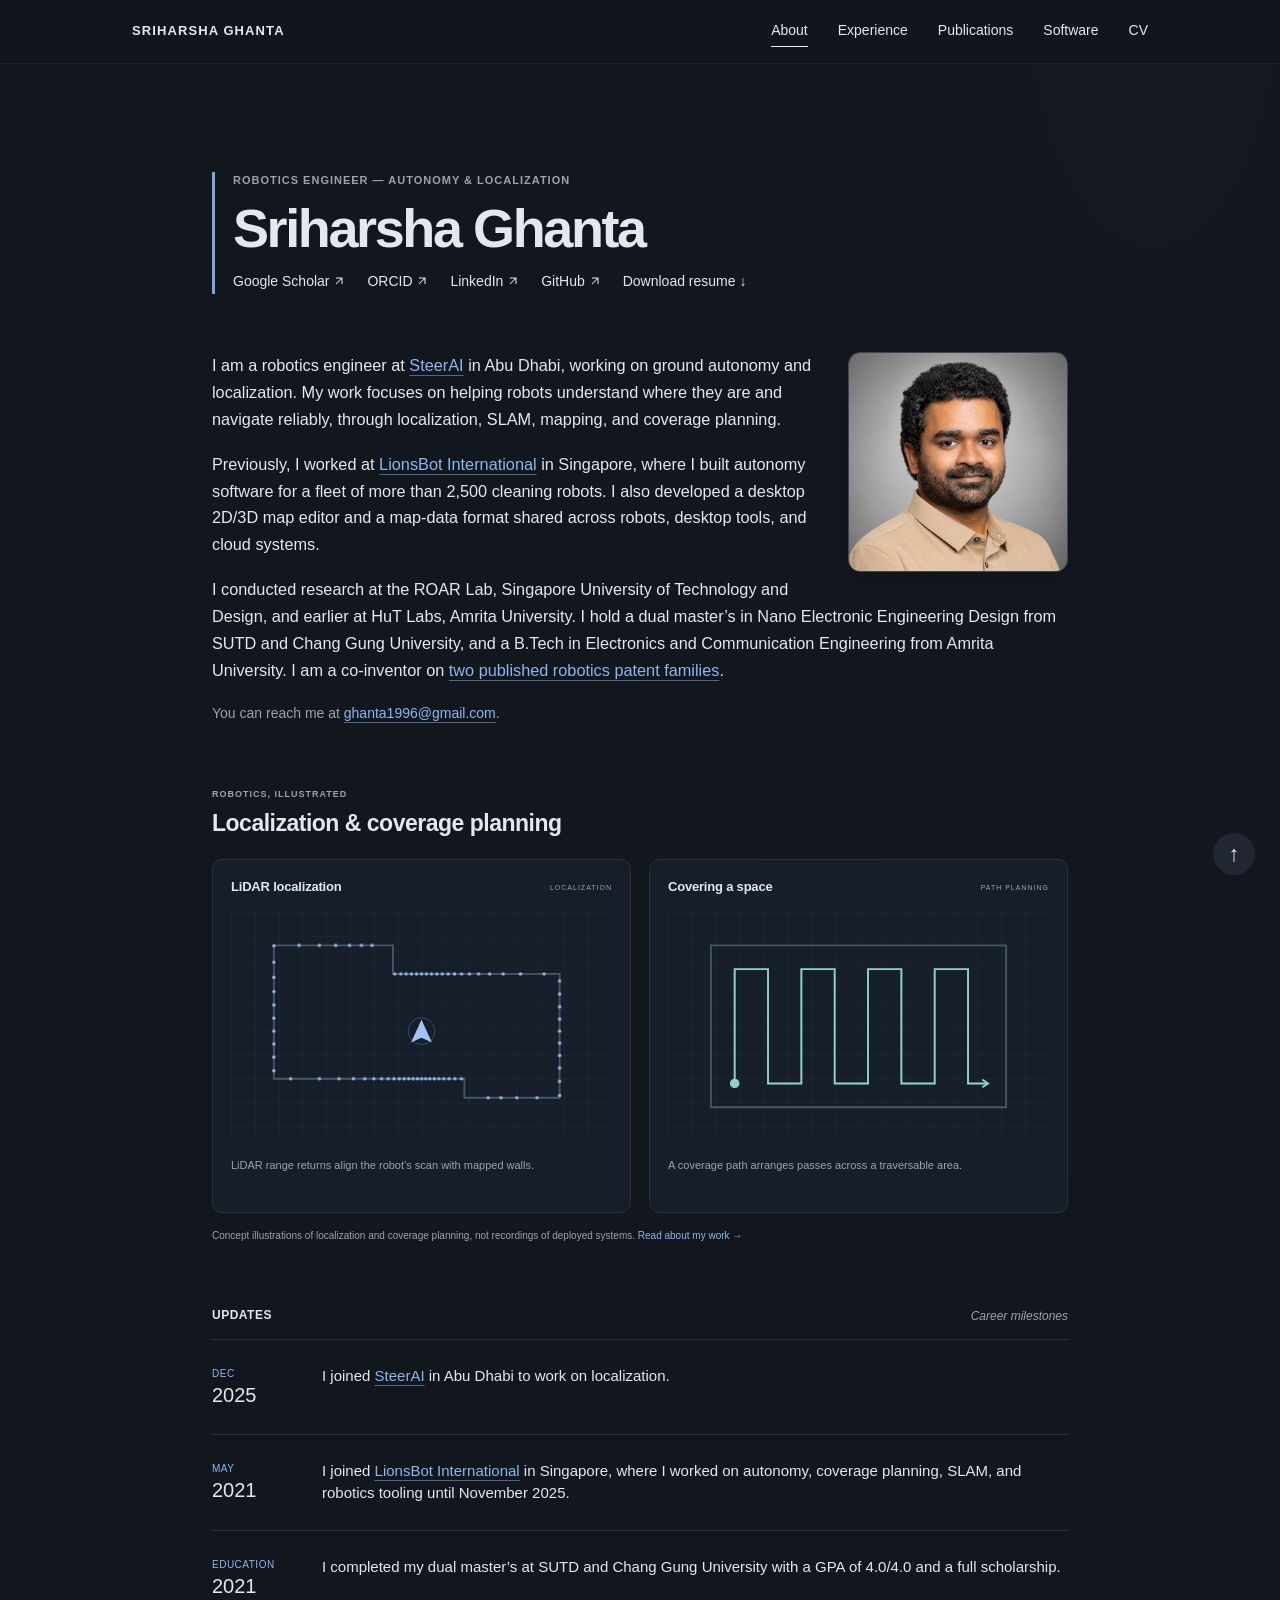
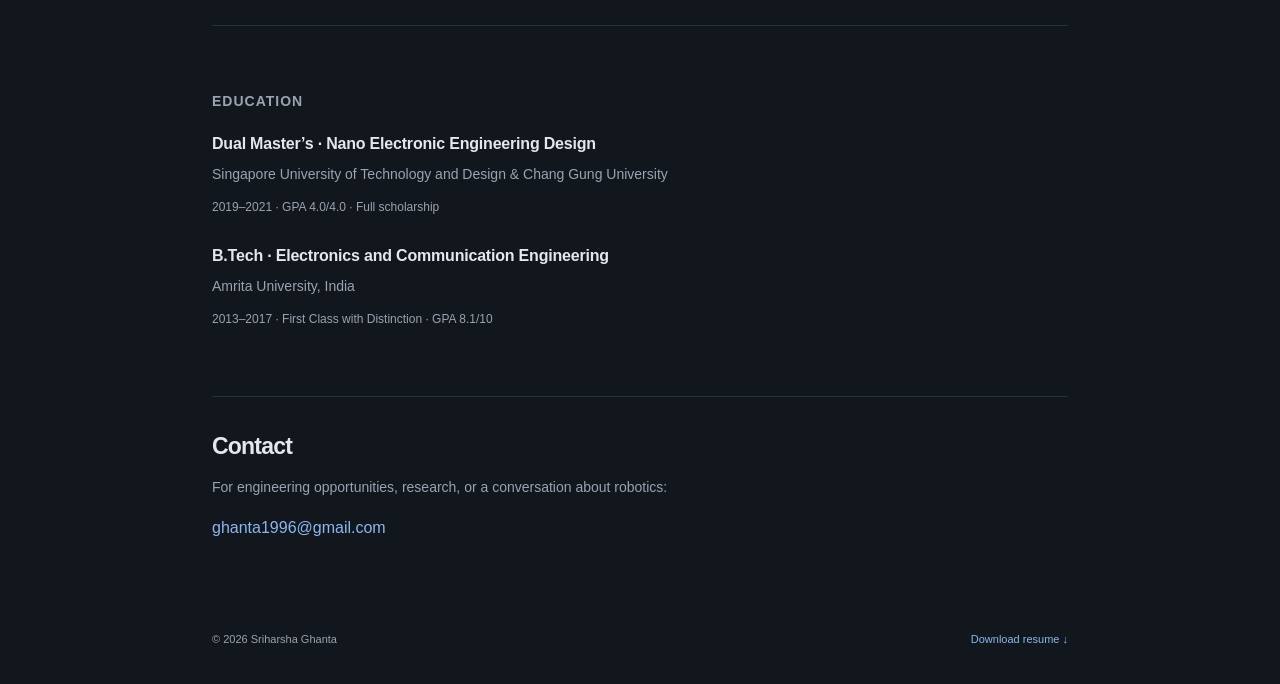
<file: index.html>
<!doctype html>
<html lang="en" data-theme="dark">
<head>
<meta charset="UTF-8"><meta name="viewport" content="width=device-width, initial-scale=1">
<meta name="description" content="Sriharsha Ghanta — Senior Robotics Engineer specializing in autonomy, localization, SLAM, and production robotics. Based in Abu Dhabi, UAE.">
<meta name="theme-color" content="#15171c"><title>Sriharsha Ghanta | Robotics & Autonomy</title>
<link rel="icon" href="/assets/favicon.svg" type="image/svg+xml"><link rel="stylesheet" href="/styles.css"><script src="/script.js" defer></script>
</head>
<body><a class="skip" href="#main">Skip to content</a>
<header id="topnav"><div class="topnav-inner"><a class="wordmark" href="/">SRIHARSHA GHANTA</a><nav aria-label="Main navigation"><a href="/">About</a><a href="/experience/">Experience</a><a href="/publications/">Publications</a><a href="/software/">Software</a><a href="/cv/">CV</a></nav></div></header>
<main id="main"><article class="home" id="about"><div class="profile-heading"><p class="eyebrow">ROBOTICS ENGINEER — AUTONOMY & LOCALIZATION</p><h1>Sriharsha Ghanta</h1><div class="profile-links"><a href="https://scholar.google.com/citations?user=cGXteiUAAAAJ&amp;hl=en" target="_blank" rel="noopener noreferrer">Google Scholar <svg class="external-icon" aria-hidden="true" viewBox="0 0 16 16" fill="none"><path d="M4 12L12 4M4 4h8v8" stroke="currentColor" stroke-width="1.4"/></svg></a><a href="https://orcid.org/0000-0001-5063-0025" target="_blank" rel="noopener noreferrer">ORCID <svg class="external-icon" aria-hidden="true" viewBox="0 0 16 16" fill="none"><path d="M4 12L12 4M4 4h8v8" stroke="currentColor" stroke-width="1.4"/></svg></a><a href="https://www.linkedin.com/in/ghanta1996/" target="_blank" rel="noopener noreferrer">LinkedIn <svg class="external-icon" aria-hidden="true" viewBox="0 0 16 16" fill="none"><path d="M4 12L12 4M4 4h8v8" stroke="currentColor" stroke-width="1.4"/></svg></a><a href="https://github.com/ghanta1996" target="_blank" rel="noopener noreferrer">GitHub <svg class="external-icon" aria-hidden="true" viewBox="0 0 16 16" fill="none"><path d="M4 12L12 4M4 4h8v8" stroke="currentColor" stroke-width="1.4"/></svg></a><a href="/assets/resume.pdf" download="Sriharsha_Ghanta_Resume.pdf">Download resume ↓</a></div></div>
<div class="biography"><figure class="portrait"><img src="/assets/sriharsha-portrait.png" alt="Portrait of Sriharsha Ghanta" width="1254" height="1254" fetchpriority="high"></figure><p>I am a robotics engineer at <a href="/experience/">SteerAI</a> in Abu Dhabi, working on ground autonomy and localization. My work focuses on helping robots understand where they are and navigate reliably, through localization, SLAM, mapping, and coverage planning.</p>
<p>Previously, I worked at <a href="/experience/">LionsBot International</a> in Singapore, where I built autonomy software for a fleet of more than 2,500 cleaning robots. I also developed a desktop 2D/3D map editor and a map-data format shared across robots, desktop tools, and cloud systems.</p>
<p>I conducted research at the ROAR Lab, Singapore University of Technology and Design, and earlier at HuT Labs, Amrita University. I hold a dual master’s in Nano Electronic Engineering Design from SUTD and Chang Gung University, and a B.Tech in Electronics and Communication Engineering from Amrita University. I am a co-inventor on <a href="/publications/">two published robotics patent families</a>.</p>
<p class="bio-contact">You can reach me at <a href="mailto:ghanta1996@gmail.com">ghanta1996@gmail.com</a>.</p></div></article>
<section class="robotics-lab" aria-labelledby="lab-title"><div class="lab-heading"><div><p class="eyebrow">ROBOTICS, ILLUSTRATED</p><h2 id="lab-title">Localization & coverage planning</h2></div></div><div class="demo-grid"><article class="robot-demo" data-demo="localization"><div class="demo-title"><h3>LiDAR localization</h3><span>LOCALIZATION</span></div><svg viewBox="0 0 400 240" role="img" aria-label="LiDAR range measurements returning from the nearest walls around a robot"><defs><pattern id="demo-grid" width="25" height="25" patternUnits="userSpaceOnUse"><path d="M25 0H0V25" fill="none" stroke="#71829b" stroke-opacity=".13"/></pattern></defs><rect width="400" height="240" fill="url(#demo-grid)"/><path d="M45 35H170V65H345V195H245V175H45Z" class="demo-wall"/><g class="lidar-beams" aria-hidden="true"><line class="lidar-ray" x1="200" y1="125" x2="345.00" y2="125.00" style="--return-delay:0.000s"/><line class="lidar-ray" x1="200" y1="125" x2="345.00" y2="137.69" style="--return-delay:0.045s"/><line class="lidar-ray" x1="200" y1="125" x2="345.00" y2="150.57" style="--return-delay:0.090s"/><line class="lidar-ray" x1="200" y1="125" x2="345.00" y2="163.85" style="--return-delay:0.135s"/><line class="lidar-ray" x1="200" y1="125" x2="345.00" y2="177.78" style="--return-delay:0.180s"/><line class="lidar-ray" x1="200" y1="125" x2="345.00" y2="192.61" style="--return-delay:0.225s"/><line class="lidar-ray" x1="200" y1="125" x2="321.24" y2="195.00" style="--return-delay:0.270s"/><line class="lidar-ray" x1="200" y1="125" x2="299.97" y2="195.00" style="--return-delay:0.315s"/><line class="lidar-ray" x1="200" y1="125" x2="283.42" y2="195.00" style="--return-delay:0.360s"/><line class="lidar-ray" x1="200" y1="125" x2="270.00" y2="195.00" style="--return-delay:0.405s"/><line class="lidar-ray" x1="200" y1="125" x2="241.95" y2="175.00" style="--return-delay:0.450s"/><line class="lidar-ray" x1="200" y1="125" x2="235.01" y2="175.00" style="--return-delay:0.495s"/><line class="lidar-ray" x1="200" y1="125" x2="228.87" y2="175.00" style="--return-delay:0.540s"/><line class="lidar-ray" x1="200" y1="125" x2="223.32" y2="175.00" style="--return-delay:0.585s"/><line class="lidar-ray" x1="200" y1="125" x2="218.20" y2="175.00" style="--return-delay:0.630s"/><line class="lidar-ray" x1="200" y1="125" x2="213.40" y2="175.00" style="--return-delay:0.675s"/><line class="lidar-ray" x1="200" y1="125" x2="208.82" y2="175.00" style="--return-delay:0.720s"/><line class="lidar-ray" x1="200" y1="125" x2="204.37" y2="175.00" style="--return-delay:0.765s"/><line class="lidar-ray" x1="200" y1="125" x2="200.00" y2="175.00" style="--return-delay:0.810s"/><line class="lidar-ray" x1="200" y1="125" x2="195.63" y2="175.00" style="--return-delay:0.855s"/><line class="lidar-ray" x1="200" y1="125" x2="191.18" y2="175.00" style="--return-delay:0.900s"/><line class="lidar-ray" x1="200" y1="125" x2="186.60" y2="175.00" style="--return-delay:0.945s"/><line class="lidar-ray" x1="200" y1="125" x2="181.80" y2="175.00" style="--return-delay:0.990s"/><line class="lidar-ray" x1="200" y1="125" x2="176.68" y2="175.00" style="--return-delay:1.035s"/><line class="lidar-ray" x1="200" y1="125" x2="171.13" y2="175.00" style="--return-delay:1.080s"/><line class="lidar-ray" x1="200" y1="125" x2="164.99" y2="175.00" style="--return-delay:1.125s"/><line class="lidar-ray" x1="200" y1="125" x2="158.05" y2="175.00" style="--return-delay:1.170s"/><line class="lidar-ray" x1="200" y1="125" x2="150.00" y2="175.00" style="--return-delay:1.215s"/><line class="lidar-ray" x1="200" y1="125" x2="140.41" y2="175.00" style="--return-delay:1.260s"/><line class="lidar-ray" x1="200" y1="125" x2="128.59" y2="175.00" style="--return-delay:1.305s"/><line class="lidar-ray" x1="200" y1="125" x2="113.40" y2="175.00" style="--return-delay:1.350s"/><line class="lidar-ray" x1="200" y1="125" x2="92.77" y2="175.00" style="--return-delay:1.395s"/><line class="lidar-ray" x1="200" y1="125" x2="62.63" y2="175.00" style="--return-delay:1.440s"/><line class="lidar-ray" x1="200" y1="125" x2="45.00" y2="166.53" style="--return-delay:1.485s"/><line class="lidar-ray" x1="200" y1="125" x2="45.00" y2="152.33" style="--return-delay:1.530s"/><line class="lidar-ray" x1="200" y1="125" x2="45.00" y2="138.56" style="--return-delay:1.575s"/><line class="lidar-ray" x1="200" y1="125" x2="45.00" y2="125.00" style="--return-delay:1.620s"/><line class="lidar-ray" x1="200" y1="125" x2="45.00" y2="111.44" style="--return-delay:1.665s"/><line class="lidar-ray" x1="200" y1="125" x2="45.00" y2="97.67" style="--return-delay:1.710s"/><line class="lidar-ray" x1="200" y1="125" x2="45.00" y2="83.47" style="--return-delay:1.755s"/><line class="lidar-ray" x1="200" y1="125" x2="45.00" y2="68.58" style="--return-delay:1.800s"/><line class="lidar-ray" x1="200" y1="125" x2="45.00" y2="52.72" style="--return-delay:1.845s"/><line class="lidar-ray" x1="200" y1="125" x2="45.00" y2="35.51" style="--return-delay:1.890s"/><line class="lidar-ray" x1="200" y1="125" x2="71.47" y2="35.00" style="--return-delay:1.935s"/><line class="lidar-ray" x1="200" y1="125" x2="92.74" y2="35.00" style="--return-delay:1.980s"/><line class="lidar-ray" x1="200" y1="125" x2="110.00" y2="35.00" style="--return-delay:2.025s"/><line class="lidar-ray" x1="200" y1="125" x2="124.48" y2="35.00" style="--return-delay:2.070s"/><line class="lidar-ray" x1="200" y1="125" x2="136.98" y2="35.00" style="--return-delay:2.115s"/><line class="lidar-ray" x1="200" y1="125" x2="148.04" y2="35.00" style="--return-delay:2.160s"/><line class="lidar-ray" x1="200" y1="125" x2="172.02" y2="65.00" style="--return-delay:2.205s"/><line class="lidar-ray" x1="200" y1="125" x2="178.16" y2="65.00" style="--return-delay:2.250s"/><line class="lidar-ray" x1="200" y1="125" x2="183.92" y2="65.00" style="--return-delay:2.295s"/><line class="lidar-ray" x1="200" y1="125" x2="189.42" y2="65.00" style="--return-delay:2.340s"/><line class="lidar-ray" x1="200" y1="125" x2="194.75" y2="65.00" style="--return-delay:2.385s"/><line class="lidar-ray" x1="200" y1="125" x2="200.00" y2="65.00" style="--return-delay:2.430s"/><line class="lidar-ray" x1="200" y1="125" x2="205.25" y2="65.00" style="--return-delay:2.475s"/><line class="lidar-ray" x1="200" y1="125" x2="210.58" y2="65.00" style="--return-delay:2.520s"/><line class="lidar-ray" x1="200" y1="125" x2="216.08" y2="65.00" style="--return-delay:2.565s"/><line class="lidar-ray" x1="200" y1="125" x2="221.84" y2="65.00" style="--return-delay:2.610s"/><line class="lidar-ray" x1="200" y1="125" x2="227.98" y2="65.00" style="--return-delay:2.655s"/><line class="lidar-ray" x1="200" y1="125" x2="234.64" y2="65.00" style="--return-delay:2.700s"/><line class="lidar-ray" x1="200" y1="125" x2="242.01" y2="65.00" style="--return-delay:2.745s"/><line class="lidar-ray" x1="200" y1="125" x2="250.35" y2="65.00" style="--return-delay:2.790s"/><line class="lidar-ray" x1="200" y1="125" x2="260.00" y2="65.00" style="--return-delay:2.835s"/><line class="lidar-ray" x1="200" y1="125" x2="271.51" y2="65.00" style="--return-delay:2.880s"/><line class="lidar-ray" x1="200" y1="125" x2="285.69" y2="65.00" style="--return-delay:2.925s"/><line class="lidar-ray" x1="200" y1="125" x2="303.92" y2="65.00" style="--return-delay:2.970s"/><line class="lidar-ray" x1="200" y1="125" x2="328.67" y2="65.00" style="--return-delay:3.015s"/><line class="lidar-ray" x1="200" y1="125" x2="345.00" y2="72.22" style="--return-delay:3.060s"/><line class="lidar-ray" x1="200" y1="125" x2="345.00" y2="86.15" style="--return-delay:3.105s"/><line class="lidar-ray" x1="200" y1="125" x2="345.00" y2="99.43" style="--return-delay:3.150s"/><line class="lidar-ray" x1="200" y1="125" x2="345.00" y2="112.31" style="--return-delay:3.195s"/></g><g class="lidar-points" aria-hidden="true"><circle cx="345.00" cy="125.00" r="1.8" style="--return-delay:0.000s"/><circle cx="345.00" cy="137.69" r="1.8" style="--return-delay:0.045s"/><circle cx="345.00" cy="150.57" r="1.8" style="--return-delay:0.090s"/><circle cx="345.00" cy="163.85" r="1.8" style="--return-delay:0.135s"/><circle cx="345.00" cy="177.78" r="1.8" style="--return-delay:0.180s"/><circle cx="345.00" cy="192.61" r="1.8" style="--return-delay:0.225s"/><circle cx="321.24" cy="195.00" r="1.8" style="--return-delay:0.270s"/><circle cx="299.97" cy="195.00" r="1.8" style="--return-delay:0.315s"/><circle cx="283.42" cy="195.00" r="1.8" style="--return-delay:0.360s"/><circle cx="270.00" cy="195.00" r="1.8" style="--return-delay:0.405s"/><circle cx="241.95" cy="175.00" r="1.8" style="--return-delay:0.450s"/><circle cx="235.01" cy="175.00" r="1.8" style="--return-delay:0.495s"/><circle cx="228.87" cy="175.00" r="1.8" style="--return-delay:0.540s"/><circle cx="223.32" cy="175.00" r="1.8" style="--return-delay:0.585s"/><circle cx="218.20" cy="175.00" r="1.8" style="--return-delay:0.630s"/><circle cx="213.40" cy="175.00" r="1.8" style="--return-delay:0.675s"/><circle cx="208.82" cy="175.00" r="1.8" style="--return-delay:0.720s"/><circle cx="204.37" cy="175.00" r="1.8" style="--return-delay:0.765s"/><circle cx="200.00" cy="175.00" r="1.8" style="--return-delay:0.810s"/><circle cx="195.63" cy="175.00" r="1.8" style="--return-delay:0.855s"/><circle cx="191.18" cy="175.00" r="1.8" style="--return-delay:0.900s"/><circle cx="186.60" cy="175.00" r="1.8" style="--return-delay:0.945s"/><circle cx="181.80" cy="175.00" r="1.8" style="--return-delay:0.990s"/><circle cx="176.68" cy="175.00" r="1.8" style="--return-delay:1.035s"/><circle cx="171.13" cy="175.00" r="1.8" style="--return-delay:1.080s"/><circle cx="164.99" cy="175.00" r="1.8" style="--return-delay:1.125s"/><circle cx="158.05" cy="175.00" r="1.8" style="--return-delay:1.170s"/><circle cx="150.00" cy="175.00" r="1.8" style="--return-delay:1.215s"/><circle cx="140.41" cy="175.00" r="1.8" style="--return-delay:1.260s"/><circle cx="128.59" cy="175.00" r="1.8" style="--return-delay:1.305s"/><circle cx="113.40" cy="175.00" r="1.8" style="--return-delay:1.350s"/><circle cx="92.77" cy="175.00" r="1.8" style="--return-delay:1.395s"/><circle cx="62.63" cy="175.00" r="1.8" style="--return-delay:1.440s"/><circle cx="45.00" cy="166.53" r="1.8" style="--return-delay:1.485s"/><circle cx="45.00" cy="152.33" r="1.8" style="--return-delay:1.530s"/><circle cx="45.00" cy="138.56" r="1.8" style="--return-delay:1.575s"/><circle cx="45.00" cy="125.00" r="1.8" style="--return-delay:1.620s"/><circle cx="45.00" cy="111.44" r="1.8" style="--return-delay:1.665s"/><circle cx="45.00" cy="97.67" r="1.8" style="--return-delay:1.710s"/><circle cx="45.00" cy="83.47" r="1.8" style="--return-delay:1.755s"/><circle cx="45.00" cy="68.58" r="1.8" style="--return-delay:1.800s"/><circle cx="45.00" cy="52.72" r="1.8" style="--return-delay:1.845s"/><circle cx="45.00" cy="35.51" r="1.8" style="--return-delay:1.890s"/><circle cx="71.47" cy="35.00" r="1.8" style="--return-delay:1.935s"/><circle cx="92.74" cy="35.00" r="1.8" style="--return-delay:1.980s"/><circle cx="110.00" cy="35.00" r="1.8" style="--return-delay:2.025s"/><circle cx="124.48" cy="35.00" r="1.8" style="--return-delay:2.070s"/><circle cx="136.98" cy="35.00" r="1.8" style="--return-delay:2.115s"/><circle cx="148.04" cy="35.00" r="1.8" style="--return-delay:2.160s"/><circle cx="172.02" cy="65.00" r="1.8" style="--return-delay:2.205s"/><circle cx="178.16" cy="65.00" r="1.8" style="--return-delay:2.250s"/><circle cx="183.92" cy="65.00" r="1.8" style="--return-delay:2.295s"/><circle cx="189.42" cy="65.00" r="1.8" style="--return-delay:2.340s"/><circle cx="194.75" cy="65.00" r="1.8" style="--return-delay:2.385s"/><circle cx="200.00" cy="65.00" r="1.8" style="--return-delay:2.430s"/><circle cx="205.25" cy="65.00" r="1.8" style="--return-delay:2.475s"/><circle cx="210.58" cy="65.00" r="1.8" style="--return-delay:2.520s"/><circle cx="216.08" cy="65.00" r="1.8" style="--return-delay:2.565s"/><circle cx="221.84" cy="65.00" r="1.8" style="--return-delay:2.610s"/><circle cx="227.98" cy="65.00" r="1.8" style="--return-delay:2.655s"/><circle cx="234.64" cy="65.00" r="1.8" style="--return-delay:2.700s"/><circle cx="242.01" cy="65.00" r="1.8" style="--return-delay:2.745s"/><circle cx="250.35" cy="65.00" r="1.8" style="--return-delay:2.790s"/><circle cx="260.00" cy="65.00" r="1.8" style="--return-delay:2.835s"/><circle cx="271.51" cy="65.00" r="1.8" style="--return-delay:2.880s"/><circle cx="285.69" cy="65.00" r="1.8" style="--return-delay:2.925s"/><circle cx="303.92" cy="65.00" r="1.8" style="--return-delay:2.970s"/><circle cx="328.67" cy="65.00" r="1.8" style="--return-delay:3.015s"/><circle cx="345.00" cy="72.22" r="1.8" style="--return-delay:3.060s"/><circle cx="345.00" cy="86.15" r="1.8" style="--return-delay:3.105s"/><circle cx="345.00" cy="99.43" r="1.8" style="--return-delay:3.150s"/><circle cx="345.00" cy="112.31" r="1.8" style="--return-delay:3.195s"/></g><path d="M200 113L211 137L200 132L189 137Z" fill="#9fc5f8"/><circle cx="200" cy="125" r="14" fill="none" stroke="#8cb7ef" stroke-opacity=".3"/></svg><p>LiDAR range returns align the robot’s scan with mapped walls.</p></article><article class="robot-demo" data-demo="coverage"><div class="demo-title"><h3>Covering a space</h3><span>PATH PLANNING</span></div><svg viewBox="0 0 400 240" role="img" aria-label="Animated concept illustration of parallel coverage paths inside a floor plan"><rect width="400" height="240" fill="url(#demo-grid)"/><path d="M45 35H355V205H45Z" class="demo-wall"/><path d="M70 180V60H105V180H140V60H175V180H210V60H245V180H280V60H315V180H335" class="coverage-guide"/><path d="M70 180V60H105V180H140V60H175V180H210V60H245V180H280V60H315V180H335" class="coverage-trace" pathLength="100"/><circle cx="70" cy="180" r="5" fill="#8fd4c3"/><path d="M330 176L336 180L330 184" fill="none" stroke="#8fd4c3" stroke-width="2"/></svg><p>A coverage path arranges passes across a traversable area.</p></article></div><p class="concept-note">Concept illustrations of localization and coverage planning, not recordings of deployed systems. <a href="/software/">Read about my work →</a></p></section><section class="news" aria-labelledby="news-title"><div class="news-heading"><h2 id="news-title">UPDATES</h2><span>Career milestones</span></div><article class="news-item"><time datetime="2025-12"><span>DEC</span><strong>2025</strong></time><p>I joined <a href="/experience/">SteerAI</a> in Abu Dhabi to work on localization.</p></article><article class="news-item"><time datetime="2021-05"><span>MAY</span><strong>2021</strong></time><p>I joined <a href="/experience/">LionsBot International</a> in Singapore, where I worked on autonomy, coverage planning, SLAM, and robotics tooling until November 2025.</p></article><article class="news-item"><time datetime="2021"><span>EDUCATION</span><strong>2021</strong></time><p>I completed my dual master’s at SUTD and Chang Gung University with a GPA of 4.0/4.0 and a full scholarship.</p></article></section>
<section class="section education"><p class="eyebrow">EDUCATION</p><div class="education-grid"><article><h3>Dual Master’s · Nano Electronic Engineering Design</h3><p>Singapore University of Technology and Design & Chang Gung University</p><span>2019–2021 · GPA 4.0/4.0 · Full scholarship</span></article><article><h3>B.Tech · Electronics and Communication Engineering</h3><p>Amrita University, India</p><span>2013–2017 · First Class with Distinction · GPA 8.1/10</span></article></div></section><section class="contact" id="contact"><h2>Contact</h2><p>For engineering opportunities, research, or a conversation about robotics:</p><a href="mailto:ghanta1996@gmail.com">ghanta1996@gmail.com</a></section></main><footer><span>© <span id="year">2026</span> Sriharsha Ghanta</span><a href="/assets/resume.pdf" download="Sriharsha_Ghanta_Resume.pdf">Download resume ↓</a></footer><a class="back-top" href="/" aria-label="Back to top">↑</a></body></html>
</file>
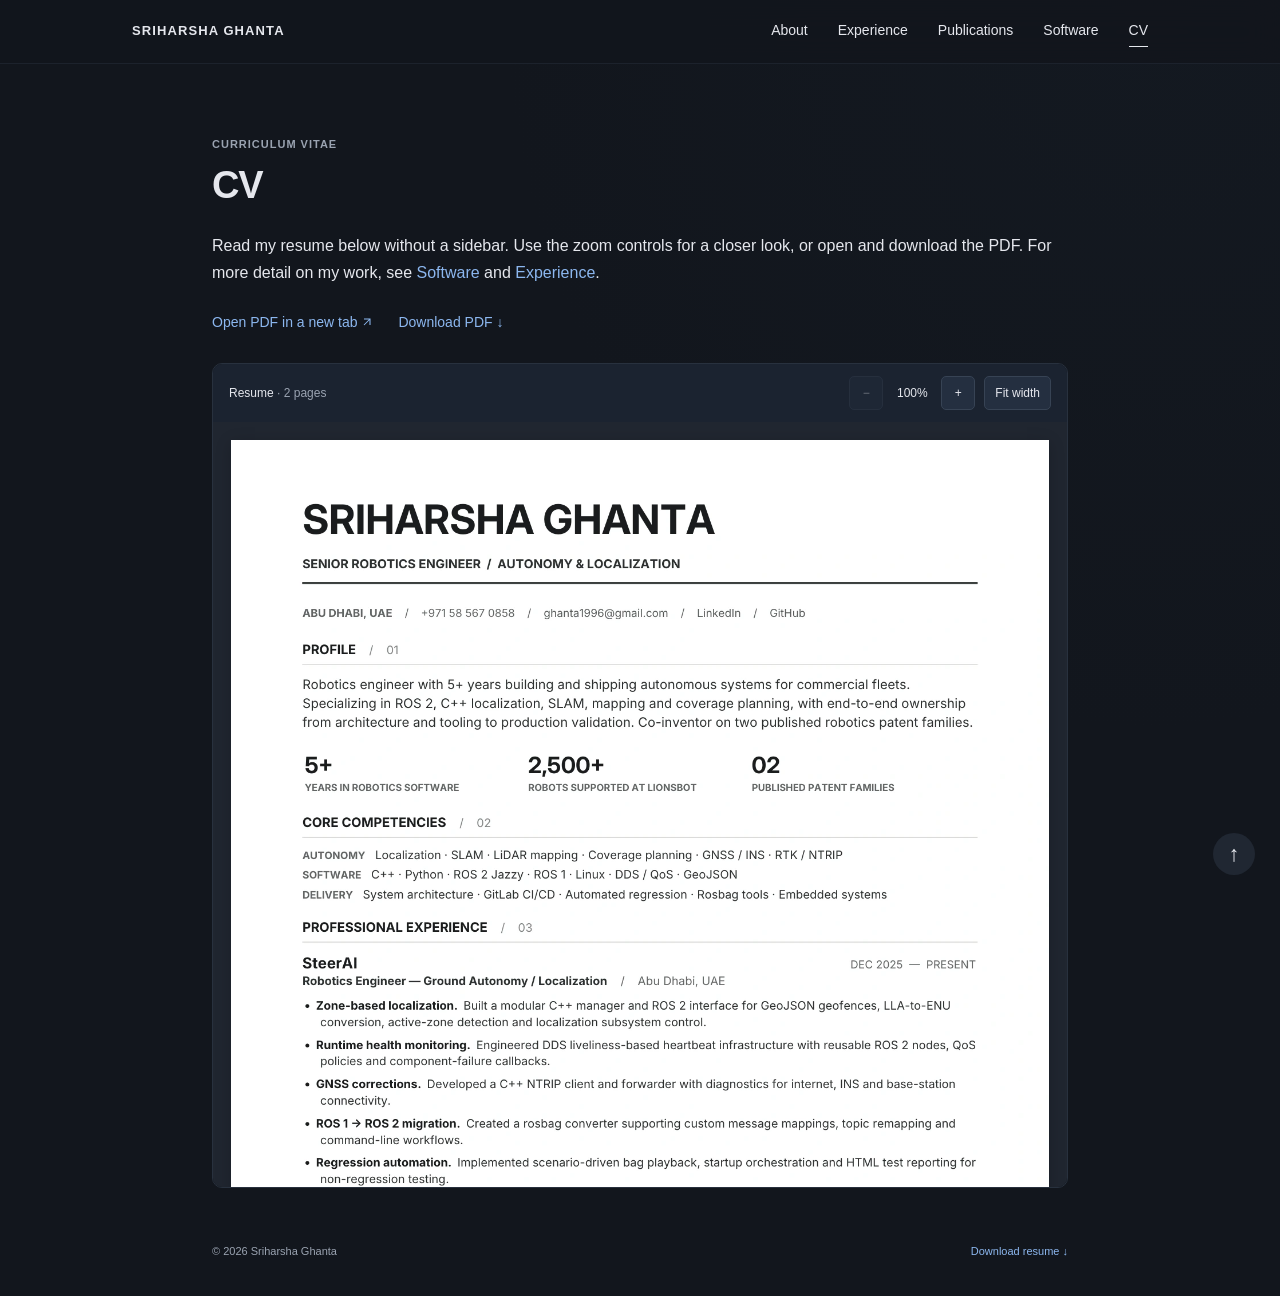
<file: cv/index.html>
<!doctype html>
<html lang="en" data-theme="dark">
<head>
<meta charset="UTF-8"><meta name="viewport" content="width=device-width, initial-scale=1">
<meta name="description" content="Sriharsha Ghanta — Senior Robotics Engineer specializing in autonomy, localization, SLAM, and production robotics. Based in Abu Dhabi, UAE.">
<meta name="theme-color" content="#15171c"><title>CV | Sriharsha Ghanta</title>
<link rel="icon" href="/assets/favicon.svg" type="image/svg+xml"><link rel="stylesheet" href="/styles.css"><script src="/script.js" defer></script>
</head>
<body><a class="skip" href="#main">Skip to content</a>
<header id="topnav"><div class="topnav-inner"><a class="wordmark" href="/">SRIHARSHA GHANTA</a><nav aria-label="Main navigation"><a href="/">About</a><a href="/experience/">Experience</a><a href="/publications/">Publications</a><a href="/software/">Software</a><a href="/cv/">CV</a></nav></div></header>
<main id="main" class="subpage"><p class="eyebrow">CURRICULUM VITAE</p><h1 class="page-title">CV</h1><p class="page-intro">Read my resume below without a sidebar. Use the zoom controls for a closer look, or open and download the PDF. For more detail on my work, see <a href="/software/">Software</a> and <a href="/experience/">Experience</a>.</p><div class="cv-actions"><a href="/assets/resume.pdf" target="_blank" rel="noopener noreferrer">Open PDF in a new tab <svg class="external-icon" aria-hidden="true" viewBox="0 0 16 16" fill="none"><path d="M4 12L12 4M4 4h8v8" stroke="currentColor" stroke-width="1.4"/></svg></a><a href="/assets/resume.pdf" download="Sriharsha_Ghanta_Resume.pdf">Download PDF ↓</a></div><section class="cv-reader" aria-label="Embedded resume reader"><div class="cv-toolbar"><span>Resume <span class="reader-page-count">· 2 pages</span></span><div class="cv-zoom-controls"><button type="button" data-zoom="out" aria-label="Zoom out">−</button><output id="cv-zoom" aria-live="polite">100%</output><button type="button" data-zoom="in" aria-label="Zoom in">+</button><button type="button" data-zoom="fit">Fit width</button></div></div><div class="cv-pages" tabindex="0" aria-label="Resume pages; scroll to read"><div class="cv-pages-inner"><article class="cv-sheet" id="cv-page-1" aria-label="Resume page 1"><img src="/assets/resume-page-1.webp" alt="Resume page 1 of 2" width="1429" height="2021" loading="eager"><details class="cv-transcript"><summary>Read page 1 as text</summary><pre>SRIHARSHA GHANTA    /    RESUME  /  2026
SRIHARSHA GHANTA
SENIOR ROBOTICS ENGINEER  /  AUTONOMY &amp; LOCALIZATION
ABU DHABI, UAE    /    +971 58 567 0858    /    ghanta1996@gmail.com    /    LinkedIn    /    GitHub
PROFILE    /    01
Robotics engineer with 5+ years building and shipping autonomous systems for commercial fleets.
Specializing in ROS 2, C++ localization, SLAM, mapping and coverage planning, with end-to-end ownership
from architecture and tooling to production validation. Co-inventor on two published robotics patent families.
5+
YEARS IN ROBOTICS SOFTWARE
2,500+
ROBOTS SUPPORTED AT LIONSBOT
02
PUBLISHED PATENT FAMILIES
CORE COMPETENCIES    /    02
AUTONOMY    Localization · SLAM · LiDAR mapping · Coverage planning · GNSS / INS · RTK / NTRIP
SOFTWARE    C++ · Python · ROS 2 Jazzy · ROS 1 · Linux · DDS / QoS · GeoJSON
DELIVERY    System architecture · GitLab CI/CD · Automated regression · Rosbag tools · Embedded systems
PROFESSIONAL EXPERIENCE    /    03
SteerAI
DEC 2025  —  PRESENT
Robotics Engineer — Ground Autonomy / Localization    /    Abu Dhabi, UAE
•  Zone-based localization.  Built a modular C++ manager and ROS 2 interface for GeoJSON geofences, LLA-to-ENU
conversion, active-zone detection and localization subsystem control.
•  Runtime health monitoring.  Engineered DDS liveliness-based heartbeat infrastructure with reusable ROS 2 nodes, QoS
policies and component-failure callbacks.
•  GNSS corrections.  Developed a C++ NTRIP client and forwarder with diagnostics for internet, INS and base-station
connectivity.
•  ROS 1 → ROS 2 migration.  Created a rosbag converter supporting custom message mappings, topic remapping and
command-line workflows.
•  Regression automation.  Implemented scenario-driven bag playback, startup orchestration and HTML test reporting for
non-regression testing.
•  Reusable C++ foundations.  Separated ROS wrappers from core libraries and built coordinate conversion and circular-
buffer utilities.
LionsBot International
MAY 2021  —  NOV 2025
Senior Software Engineer — Autonomy    /    Singapore
•  Fleet-scale planning.  Architected cross-platform C++/Python global coverage planning software for a fleet of more
than 2,500 cleaning robots.
•  SLAM and localization.  Maintained core mapping and localization components, adding real-time 2D map updates and
robust initial-pose logic.
•  MapEditor ownership.  Sole developer of a desktop 2D/3D map editor with point-cloud manipulation and automated
Linux, Windows and macOS builds.
•  Map-data platform.  Designed an annotation-rich file format shared by robots, desktop tools and cloud systems,
deployed across 2,000+ robots.
•  Safety and delivery.  Contributed to IEC safety compliance for SC25/VP25, embedded drivers and production software
release management.
</pre></details></article><article class="cv-sheet" id="cv-page-2" aria-label="Resume page 2"><img src="/assets/resume-page-2.webp" alt="Resume page 2 of 2" width="1429" height="2021" loading="lazy"><details class="cv-transcript"><summary>Read page 2 as text</summary><pre>SRIHARSHA GHANTA    /    RESUME  /  2026
SRIHARSHA GHANTA    /    SELECTED WORK  /  INTELLECTUAL PROPERTY
PATENTS — CO-INVENTOR    /    04
01    A Robot and a Method of Configuring and Operating the Robot
LionsBot  /  Route configuration and autonomous execution for cleaning robots.
WO2023219564A1  ·  US20250306603A1  ·  EP4522003A1
02    Methods and Devices for Cleaning Vertical Glass Panels
SUTD  /  Modular façade-cleaning robotics for vertical glass surfaces.
WO2020091691A1  ·  SG11202104118YA
RESEARCH EXPERIENCE    /    05
ROAR Lab  /  Singapore University of Technology and Design
OCT 2020  —  MAY 2021
Graduate Student Researcher    /    Singapore
•  Autonomous maintenance robots.  Developed ROS control, hardware interfaces and coverage-planning modules for
Hornbill ship-hull maintenance and Dragonfly mosquito-control robots.
ROAR Lab  /  Singapore University of Technology and Design
NOV 2017  —  AUG 2019
Visiting Fellow    /    Singapore
•  Reconfigurable robotics.  Designed software architecture for Mantis façade-cleaning and Kiropter aircraft-exterior
cleaning systems.
HuT Labs  /  Amrita University
MAY 2015  —  AUG 2017
Junior Research Assistant    /    India
•  Agricultural robotics.  Built software and control-system modules for the AMARAN coconut-climbing and harvesting
robot.
EDUCATION    /    06
Dual Master’s — Nano Electronic Engineering Design    /    2019–2021
Singapore University of Technology and Design (Singapore) &amp; Chang Gung University (Taiwan)  ·  GPA 4.0/4.0  ·  Full
scholarship
B.Tech — Electronics and Communication Engineering    /    2013–2017
Amrita University, India  ·  First Class with Distinction  ·  GPA 8.1/10
SELECTED PUBLICATIONS    /    07
2021  /  OCEAN ENGINEERING   Uniform hydro blasting for ship hull maintenance: A multi-objective optimization framework.
2021  /  SENSORS   An Optimal Footprint Based Coverage Planning for Hydro Blasting Robots.
2019  /  IEEE/RSJ IROS   Design of an Adhesion-Aware Façade Cleaning Robot.
</pre></details></article></div></div></section></main><footer><span>© <span id="year">2026</span> Sriharsha Ghanta</span><a href="/assets/resume.pdf" download="Sriharsha_Ghanta_Resume.pdf">Download resume ↓</a></footer><a class="back-top" href="/" aria-label="Back to top">↑</a></body></html>
</file>
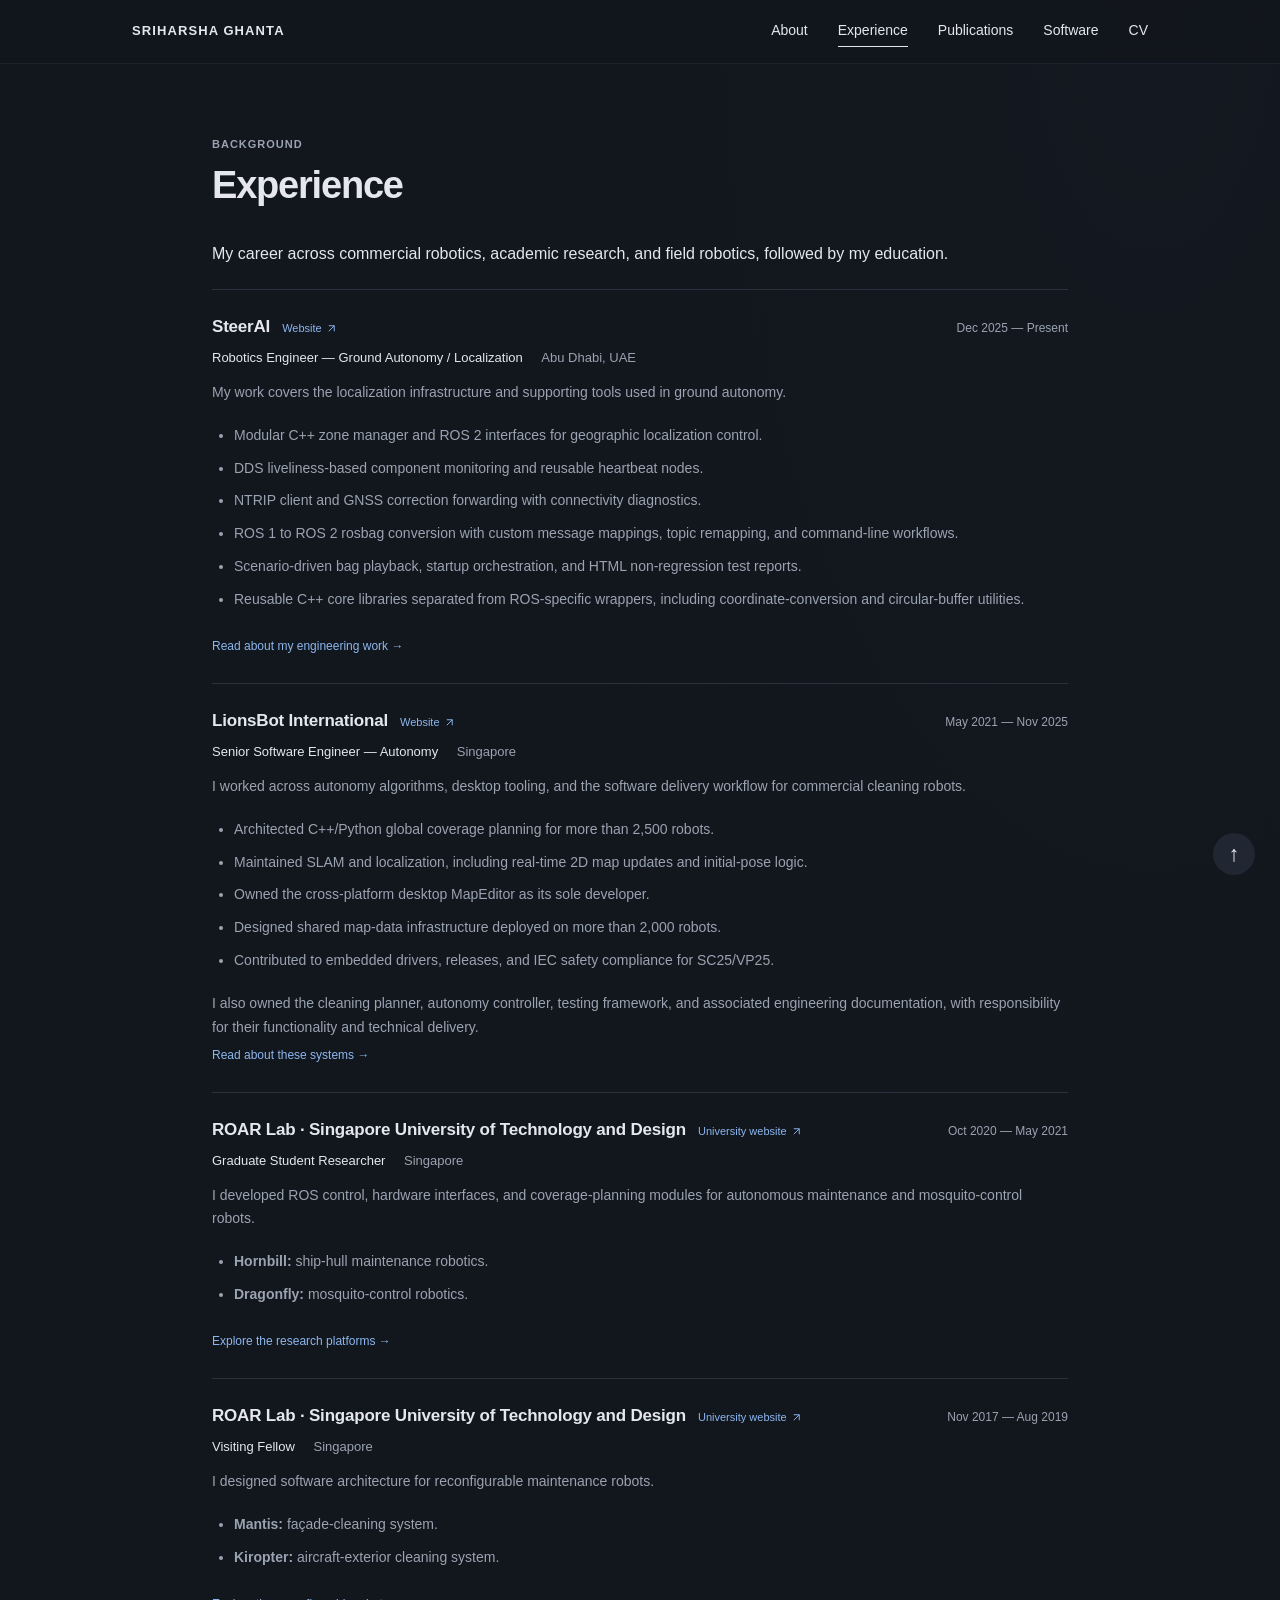
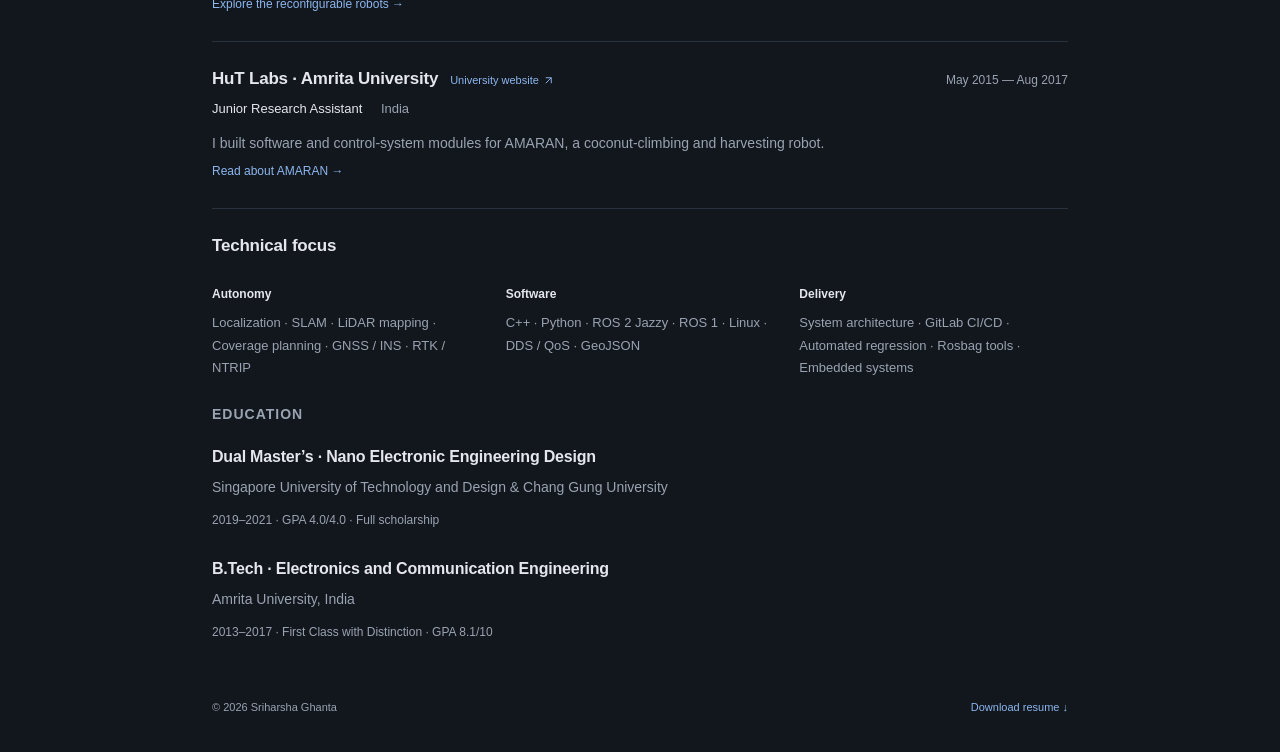
<file: experience/index.html>
<!doctype html>
<html lang="en" data-theme="dark">
<head>
<meta charset="UTF-8"><meta name="viewport" content="width=device-width, initial-scale=1">
<meta name="description" content="Sriharsha Ghanta — Senior Robotics Engineer specializing in autonomy, localization, SLAM, and production robotics. Based in Abu Dhabi, UAE.">
<meta name="theme-color" content="#15171c"><title>Experience | Sriharsha Ghanta</title>
<link rel="icon" href="/assets/favicon.svg" type="image/svg+xml"><link rel="stylesheet" href="/styles.css"><script src="/script.js" defer></script>
</head>
<body><a class="skip" href="#main">Skip to content</a>
<header id="topnav"><div class="topnav-inner"><a class="wordmark" href="/">SRIHARSHA GHANTA</a><nav aria-label="Main navigation"><a href="/">About</a><a href="/experience/">Experience</a><a href="/publications/">Publications</a><a href="/software/">Software</a><a href="/cv/">CV</a></nav></div></header>
<main id="main" class="subpage"><section class="section" id="experience"><div class="section-heading"><div><p class="eyebrow">BACKGROUND</p><h1 class="page-title">Experience</h1></div></div><p class="page-intro">My career across commercial robotics, academic research, and field robotics, followed by my education.</p><div class="experience-layout"><div class="timeline"><article class="job"><div class="job-heading"><div class="organization-heading"><h3>SteerAI</h3><a class="organization-link" href="https://steerai.ai/" target="_blank" rel="noopener noreferrer" aria-label="SteerAI official website (opens in a new tab)">Website <svg class="external-icon" aria-hidden="true" viewBox="0 0 16 16" fill="none"><path d="M4 12L12 4M4 4h8v8" stroke="currentColor" stroke-width="1.4"/></svg></a></div><span>Dec 2025 — Present</span></div><p class="role">Robotics Engineer — Ground Autonomy / Localization <span>Abu Dhabi, UAE</span></p><p>My work covers the localization infrastructure and supporting tools used in ground autonomy.</p><ul class="contributions"><li>Modular C++ zone manager and ROS 2 interfaces for geographic localization control.</li><li>DDS liveliness-based component monitoring and reusable heartbeat nodes.</li><li>NTRIP client and GNSS correction forwarding with connectivity diagnostics.</li><li>ROS 1 to ROS 2 rosbag conversion with custom message mappings, topic remapping, and command-line workflows.</li><li>Scenario-driven bag playback, startup orchestration, and HTML non-regression test reports.</li><li>Reusable C++ core libraries separated from ROS-specific wrappers, including coordinate-conversion and circular-buffer utilities.</li></ul><a class="inline-link" href="/software/#project-1">Read about my engineering work →</a></article><article class="job"><div class="job-heading"><div class="organization-heading"><h3>LionsBot International</h3><a class="organization-link" href="https://www.lionsbot.com/" target="_blank" rel="noopener noreferrer" aria-label="LionsBot International official website (opens in a new tab)">Website <svg class="external-icon" aria-hidden="true" viewBox="0 0 16 16" fill="none"><path d="M4 12L12 4M4 4h8v8" stroke="currentColor" stroke-width="1.4"/></svg></a></div><span>May 2021 — Nov 2025</span></div><p class="role">Senior Software Engineer — Autonomy <span>Singapore</span></p><p>I worked across autonomy algorithms, desktop tooling, and the software delivery workflow for commercial cleaning robots.</p><ul class="contributions"><li>Architected C++/Python global coverage planning for more than 2,500 robots.</li><li>Maintained SLAM and localization, including real-time 2D map updates and initial-pose logic.</li><li>Owned the cross-platform desktop MapEditor as its sole developer.</li><li>Designed shared map-data infrastructure deployed on more than 2,000 robots.</li><li>Contributed to embedded drivers, releases, and IEC safety compliance for SC25/VP25.</li></ul><p>I also owned the cleaning planner, autonomy controller, testing framework, and associated engineering documentation, with responsibility for their functionality and technical delivery.</p><a class="inline-link" href="/software/#cleaning-planner">Read about these systems →</a></article><article class="job" id="sutd-graduate"><div class="job-heading"><div class="organization-heading"><h3>ROAR Lab · Singapore University of Technology and Design</h3><a class="organization-link" href="https://www.sutd.edu.sg/" target="_blank" rel="noopener noreferrer" aria-label="Singapore University of Technology and Design official website (opens in a new tab)">University website <svg class="external-icon" aria-hidden="true" viewBox="0 0 16 16" fill="none"><path d="M4 12L12 4M4 4h8v8" stroke="currentColor" stroke-width="1.4"/></svg></a></div><span>Oct 2020 — May 2021</span></div><p class="role">Graduate Student Researcher <span>Singapore</span></p><p>I developed ROS control, hardware interfaces, and coverage-planning modules for autonomous maintenance and mosquito-control robots.</p><ul class="contributions"><li><strong>Hornbill:</strong> ship-hull maintenance robotics.</li><li><strong>Dragonfly:</strong> mosquito-control robotics.</li></ul><a class="inline-link" href="/software/#hornbill">Explore the research platforms →</a></article><article class="job" id="sutd-fellow"><div class="job-heading"><div class="organization-heading"><h3>ROAR Lab · Singapore University of Technology and Design</h3><a class="organization-link" href="https://www.sutd.edu.sg/" target="_blank" rel="noopener noreferrer" aria-label="Singapore University of Technology and Design official website (opens in a new tab)">University website <svg class="external-icon" aria-hidden="true" viewBox="0 0 16 16" fill="none"><path d="M4 12L12 4M4 4h8v8" stroke="currentColor" stroke-width="1.4"/></svg></a></div><span>Nov 2017 — Aug 2019</span></div><p class="role">Visiting Fellow <span>Singapore</span></p><p>I designed software architecture for reconfigurable maintenance robots.</p><ul class="contributions"><li><strong>Mantis:</strong> façade-cleaning system.</li><li><strong>Kiropter:</strong> aircraft-exterior cleaning system.</li></ul><a class="inline-link" href="/software/#mantis">Explore the reconfigurable robots →</a></article><article class="job"><div class="job-heading"><div class="organization-heading"><h3>HuT Labs · Amrita University</h3><a class="organization-link" href="https://www.amrita.edu/" target="_blank" rel="noopener noreferrer" aria-label="Amrita University official website (opens in a new tab)">University website <svg class="external-icon" aria-hidden="true" viewBox="0 0 16 16" fill="none"><path d="M4 12L12 4M4 4h8v8" stroke="currentColor" stroke-width="1.4"/></svg></a></div><span>May 2015 — Aug 2017</span></div><p class="role">Junior Research Assistant <span>India</span></p><p>I built software and control-system modules for AMARAN, a coconut-climbing and harvesting robot.</p><a class="inline-link" href="/software/#amaran">Read about AMARAN →</a></article></div><aside class="skills"><h3>Technical focus</h3><div><h4>Autonomy</h4><p>Localization · SLAM · LiDAR mapping · Coverage planning · GNSS / INS · RTK / NTRIP</p></div><div><h4>Software</h4><p>C++ · Python · ROS 2 Jazzy · ROS 1 · Linux · DDS / QoS · GeoJSON</p></div><div><h4>Delivery</h4><p>System architecture · GitLab CI/CD · Automated regression · Rosbag tools · Embedded systems</p></div></aside></div></section><section class="section education"><p class="eyebrow">EDUCATION</p><div class="education-grid"><article><h3>Dual Master’s · Nano Electronic Engineering Design</h3><p>Singapore University of Technology and Design & Chang Gung University</p><span>2019–2021 · GPA 4.0/4.0 · Full scholarship</span></article><article><h3>B.Tech · Electronics and Communication Engineering</h3><p>Amrita University, India</p><span>2013–2017 · First Class with Distinction · GPA 8.1/10</span></article></div></section></main><footer><span>© <span id="year">2026</span> Sriharsha Ghanta</span><a href="/assets/resume.pdf" download="Sriharsha_Ghanta_Resume.pdf">Download resume ↓</a></footer><a class="back-top" href="/" aria-label="Back to top">↑</a></body></html>
</file>
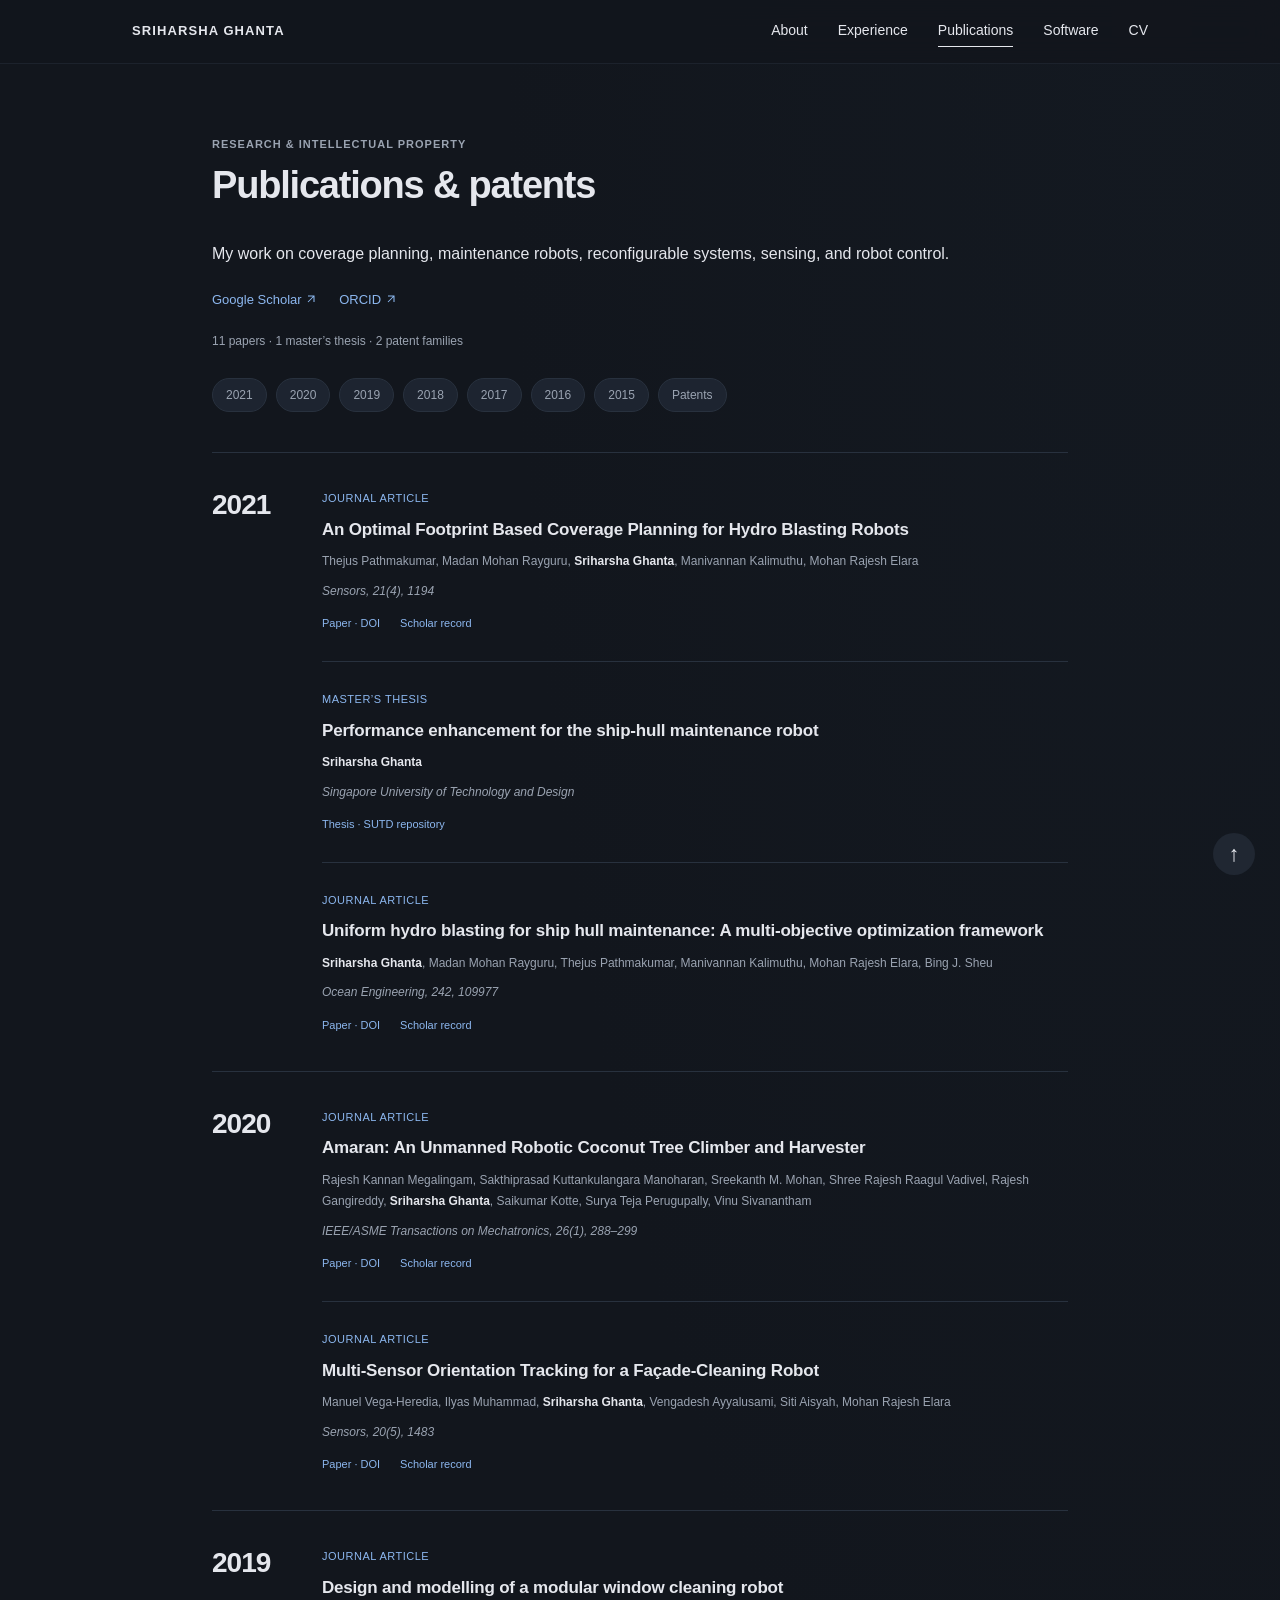
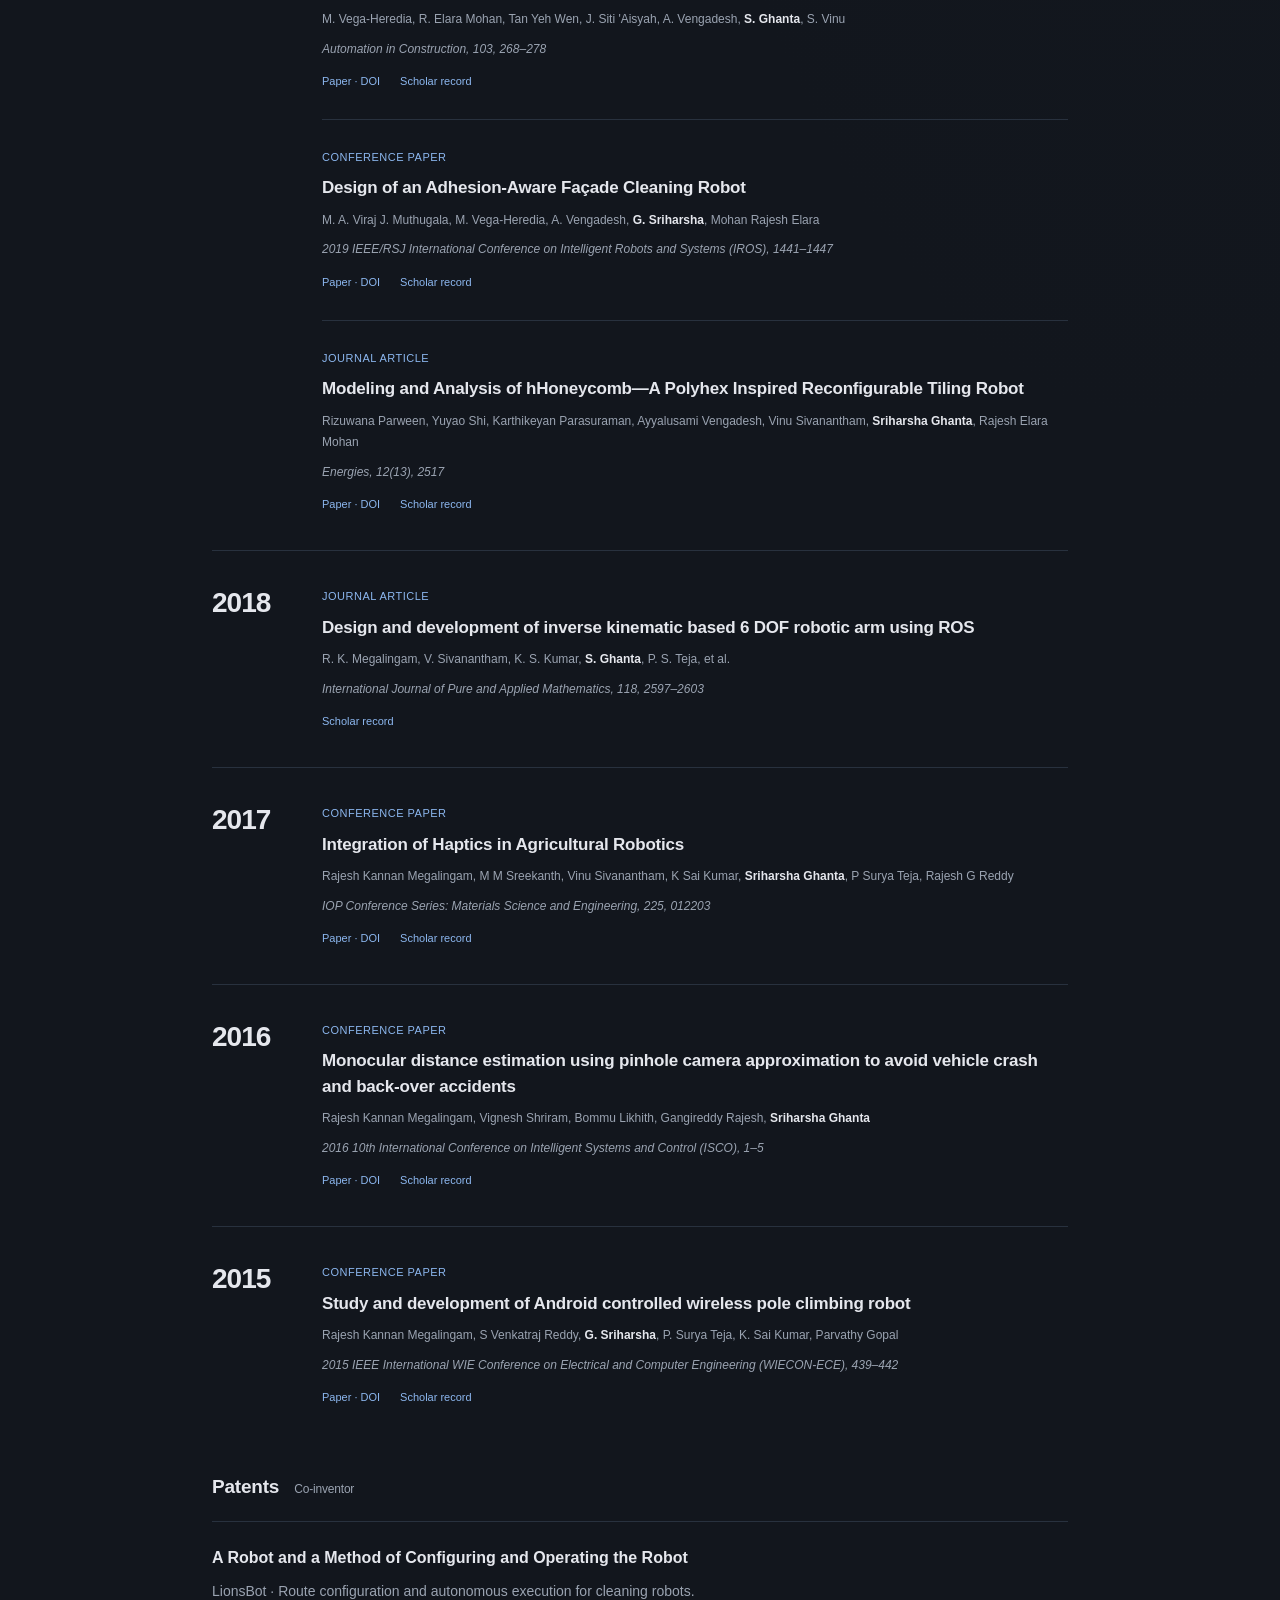
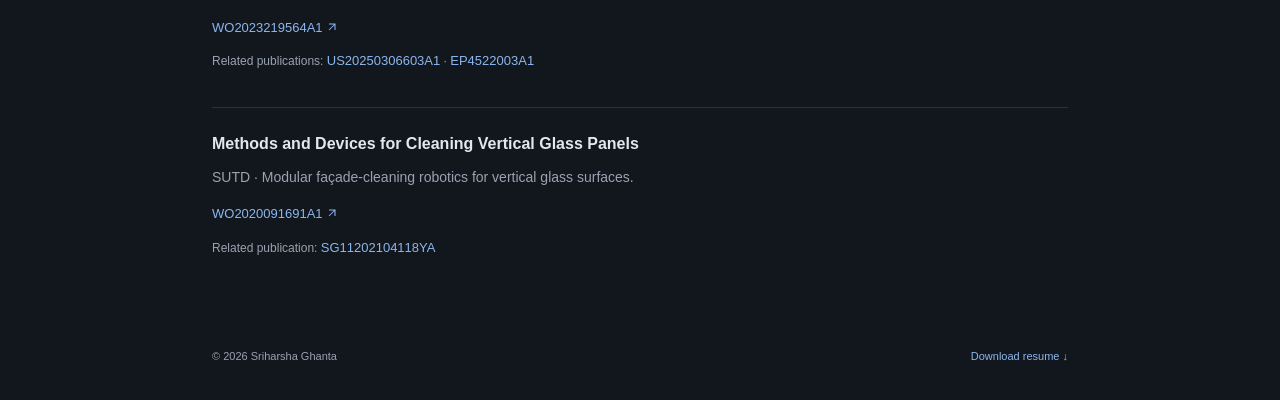
<file: publications/index.html>
<!doctype html>
<html lang="en" data-theme="dark">
<head>
<meta charset="UTF-8"><meta name="viewport" content="width=device-width, initial-scale=1">
<meta name="description" content="Sriharsha Ghanta — Senior Robotics Engineer specializing in autonomy, localization, SLAM, and production robotics. Based in Abu Dhabi, UAE.">
<meta name="theme-color" content="#15171c"><title>Publications & patents | Sriharsha Ghanta</title>
<link rel="icon" href="/assets/favicon.svg" type="image/svg+xml"><link rel="stylesheet" href="/styles.css"><script src="/script.js" defer></script>
</head>
<body><a class="skip" href="#main">Skip to content</a>
<header id="topnav"><div class="topnav-inner"><a class="wordmark" href="/">SRIHARSHA GHANTA</a><nav aria-label="Main navigation"><a href="/">About</a><a href="/experience/">Experience</a><a href="/publications/">Publications</a><a href="/software/">Software</a><a href="/cv/">CV</a></nav></div></header>
<main id="main" class="subpage"><section class="section" id="research"><div class="section-heading"><p class="eyebrow">RESEARCH & INTELLECTUAL PROPERTY</p><h1 class="page-title">Publications & patents</h1></div><p class="page-intro">My work on coverage planning, maintenance robots, reconfigurable systems, sensing, and robot control.</p><p class="publication-profiles"><a href="https://scholar.google.com/citations?user=cGXteiUAAAAJ&hl=en" target="_blank" rel="noopener noreferrer">Google Scholar <svg class="external-icon" aria-hidden="true" viewBox="0 0 16 16" fill="none"><path d="M4 12L12 4M4 4h8v8" stroke="currentColor" stroke-width="1.4"/></svg></a><a href="https://orcid.org/0000-0001-5063-0025" target="_blank" rel="noopener noreferrer">ORCID <svg class="external-icon" aria-hidden="true" viewBox="0 0 16 16" fill="none"><path d="M4 12L12 4M4 4h8v8" stroke="currentColor" stroke-width="1.4"/></svg></a></p><p class="bibliography-summary">11 papers · 1 master’s thesis · 2 patent families</p><nav class="year-jump" aria-label="Publication years"><a href="#year-2021">2021</a><a href="#year-2020">2020</a><a href="#year-2019">2019</a><a href="#year-2018">2018</a><a href="#year-2017">2017</a><a href="#year-2016">2016</a><a href="#year-2015">2015</a><a href="#patents">Patents</a></nav><section class="publication-year" id="year-2021" aria-labelledby="heading-2021"><h2 id="heading-2021">2021</h2><div class="publication-list"><article class="publication"><span class="publication-type">Journal article</span><div class="publication-content"><h3>An Optimal Footprint Based Coverage Planning for Hydro Blasting Robots</h3><p class="publication-authors">Thejus Pathmakumar, Madan Mohan Rayguru, <strong>Sriharsha Ghanta</strong>, Manivannan Kalimuthu, Mohan Rajesh Elara</p><p class="publication-venue">Sensors, 21(4), 1194</p><div class="publication-links"><a href="https://doi.org/10.3390/s21041194" target="_blank" rel="noopener noreferrer">Paper · DOI</a><a href="https://scholar.google.com/citations?view_op=view_citation&amp;hl=en&amp;oe=ASCII&amp;user=cGXteiUAAAAJ&amp;pagesize=100&amp;citation_for_view=cGXteiUAAAAJ:Tyk-4Ss8FVUC" target="_blank" rel="noopener noreferrer">Scholar record</a></div></div></article><article class="publication"><span class="publication-type">Master’s thesis</span><div class="publication-content"><h3>Performance enhancement for the ship-hull maintenance robot</h3><p class="publication-authors"><strong>Sriharsha Ghanta</strong></p><p class="publication-venue">Singapore University of Technology and Design</p><div class="publication-links"><a href="https://repository.sutd.edu.sg/esploro/outputs/graduate/Performance-enhancement-for-the-ship-hull-maintenance/9910603909846" target="_blank" rel="noopener noreferrer">Thesis · SUTD repository</a></div></div></article><article class="publication"><span class="publication-type">Journal article</span><div class="publication-content"><h3>Uniform hydro blasting for ship hull maintenance: A multi-objective optimization framework</h3><p class="publication-authors"><strong>Sriharsha Ghanta</strong>, Madan Mohan Rayguru, Thejus Pathmakumar, Manivannan Kalimuthu, Mohan Rajesh Elara, Bing J. Sheu</p><p class="publication-venue">Ocean Engineering, 242, 109977</p><div class="publication-links"><a href="https://doi.org/10.1016/j.oceaneng.2021.109977" target="_blank" rel="noopener noreferrer">Paper · DOI</a><a href="https://scholar.google.com/citations?view_op=view_citation&amp;hl=en&amp;oe=ASCII&amp;user=cGXteiUAAAAJ&amp;pagesize=100&amp;citation_for_view=cGXteiUAAAAJ:W7OEmFMy1HYC" target="_blank" rel="noopener noreferrer">Scholar record</a></div></div></article></div></section><section class="publication-year" id="year-2020" aria-labelledby="heading-2020"><h2 id="heading-2020">2020</h2><div class="publication-list"><article class="publication"><span class="publication-type">Journal article</span><div class="publication-content"><h3>Amaran: An Unmanned Robotic Coconut Tree Climber and Harvester</h3><p class="publication-authors">Rajesh Kannan Megalingam, Sakthiprasad Kuttankulangara Manoharan, Sreekanth M. Mohan, Shree Rajesh Raagul Vadivel, Rajesh Gangireddy, <strong>Sriharsha Ghanta</strong>, Saikumar Kotte, Surya Teja Perugupally, Vinu Sivanantham</p><p class="publication-venue">IEEE/ASME Transactions on Mechatronics, 26(1), 288–299</p><div class="publication-links"><a href="https://doi.org/10.1109/tmech.2020.3014293" target="_blank" rel="noopener noreferrer">Paper · DOI</a><a href="https://scholar.google.com/citations?view_op=view_citation&amp;hl=en&amp;oe=ASCII&amp;user=cGXteiUAAAAJ&amp;pagesize=100&amp;citation_for_view=cGXteiUAAAAJ:IjCSPb-OGe4C" target="_blank" rel="noopener noreferrer">Scholar record</a></div></div></article><article class="publication"><span class="publication-type">Journal article</span><div class="publication-content"><h3>Multi-Sensor Orientation Tracking for a Façade-Cleaning Robot</h3><p class="publication-authors">Manuel Vega-Heredia, Ilyas Muhammad, <strong>Sriharsha Ghanta</strong>, Vengadesh Ayyalusami, Siti Aisyah, Mohan Rajesh Elara</p><p class="publication-venue">Sensors, 20(5), 1483</p><div class="publication-links"><a href="https://doi.org/10.3390/s20051483" target="_blank" rel="noopener noreferrer">Paper · DOI</a><a href="https://scholar.google.com/citations?view_op=view_citation&amp;hl=en&amp;oe=ASCII&amp;user=cGXteiUAAAAJ&amp;pagesize=100&amp;citation_for_view=cGXteiUAAAAJ:UeHWp8X0CEIC" target="_blank" rel="noopener noreferrer">Scholar record</a></div></div></article></div></section><section class="publication-year" id="year-2019" aria-labelledby="heading-2019"><h2 id="heading-2019">2019</h2><div class="publication-list"><article class="publication"><span class="publication-type">Journal article</span><div class="publication-content"><h3>Design and modelling of a modular window cleaning robot</h3><p class="publication-authors">M. Vega-Heredia, R. Elara Mohan, Tan Yeh Wen, J. Siti &#x27;Aisyah, A. Vengadesh, <strong>S. Ghanta</strong>, S. Vinu</p><p class="publication-venue">Automation in Construction, 103, 268–278</p><div class="publication-links"><a href="https://doi.org/10.1016/j.autcon.2019.01.025" target="_blank" rel="noopener noreferrer">Paper · DOI</a><a href="https://scholar.google.com/citations?view_op=view_citation&amp;hl=en&amp;oe=ASCII&amp;user=cGXteiUAAAAJ&amp;pagesize=100&amp;citation_for_view=cGXteiUAAAAJ:qjMakFHDy7sC" target="_blank" rel="noopener noreferrer">Scholar record</a></div></div></article><article class="publication"><span class="publication-type">Conference paper</span><div class="publication-content"><h3>Design of an Adhesion-Aware Façade Cleaning Robot</h3><p class="publication-authors">M. A. Viraj J. Muthugala, M. Vega-Heredia, A. Vengadesh, <strong>G. Sriharsha</strong>, Mohan Rajesh Elara</p><p class="publication-venue">2019 IEEE/RSJ International Conference on Intelligent Robots and Systems (IROS), 1441–1447</p><div class="publication-links"><a href="https://doi.org/10.1109/iros40897.2019.8967978" target="_blank" rel="noopener noreferrer">Paper · DOI</a><a href="https://scholar.google.com/citations?view_op=view_citation&amp;hl=en&amp;oe=ASCII&amp;user=cGXteiUAAAAJ&amp;pagesize=100&amp;citation_for_view=cGXteiUAAAAJ:zYLM7Y9cAGgC" target="_blank" rel="noopener noreferrer">Scholar record</a></div></div></article><article class="publication"><span class="publication-type">Journal article</span><div class="publication-content"><h3>Modeling and Analysis of hHoneycomb—A Polyhex Inspired Reconfigurable Tiling Robot</h3><p class="publication-authors">Rizuwana Parween, Yuyao Shi, Karthikeyan Parasuraman, Ayyalusami Vengadesh, Vinu Sivanantham, <strong>Sriharsha Ghanta</strong>, Rajesh Elara Mohan</p><p class="publication-venue">Energies, 12(13), 2517</p><div class="publication-links"><a href="https://doi.org/10.3390/en12132517" target="_blank" rel="noopener noreferrer">Paper · DOI</a><a href="https://scholar.google.com/citations?view_op=view_citation&amp;hl=en&amp;oe=ASCII&amp;user=cGXteiUAAAAJ&amp;pagesize=100&amp;citation_for_view=cGXteiUAAAAJ:2osOgNQ5qMEC" target="_blank" rel="noopener noreferrer">Scholar record</a></div></div></article></div></section><section class="publication-year" id="year-2018" aria-labelledby="heading-2018"><h2 id="heading-2018">2018</h2><div class="publication-list"><article class="publication"><span class="publication-type">Journal article</span><div class="publication-content"><h3>Design and development of inverse kinematic based 6 DOF robotic arm using ROS</h3><p class="publication-authors">R. K. Megalingam, V. Sivanantham, K. S. Kumar, <strong>S. Ghanta</strong>, P. S. Teja, et al.</p><p class="publication-venue">International Journal of Pure and Applied Mathematics, 118, 2597–2603</p><div class="publication-links"><a href="https://scholar.google.com/citations?view_op=view_citation&amp;hl=en&amp;oe=ASCII&amp;user=cGXteiUAAAAJ&amp;pagesize=100&amp;citation_for_view=cGXteiUAAAAJ:YsMSGLbcyi4C" target="_blank" rel="noopener noreferrer">Scholar record</a></div></div></article></div></section><section class="publication-year" id="year-2017" aria-labelledby="heading-2017"><h2 id="heading-2017">2017</h2><div class="publication-list"><article class="publication"><span class="publication-type">Conference paper</span><div class="publication-content"><h3>Integration of Haptics in Agricultural Robotics</h3><p class="publication-authors">Rajesh Kannan Megalingam, M M Sreekanth, Vinu Sivanantham, K Sai Kumar, <strong>Sriharsha Ghanta</strong>, P Surya Teja, Rajesh G Reddy</p><p class="publication-venue">IOP Conference Series: Materials Science and Engineering, 225, 012203</p><div class="publication-links"><a href="https://doi.org/10.1088/1757-899x/225/1/012203" target="_blank" rel="noopener noreferrer">Paper · DOI</a><a href="https://scholar.google.com/citations?view_op=view_citation&amp;hl=en&amp;oe=ASCII&amp;user=cGXteiUAAAAJ&amp;pagesize=100&amp;citation_for_view=cGXteiUAAAAJ:d1gkVwhDpl0C" target="_blank" rel="noopener noreferrer">Scholar record</a></div></div></article></div></section><section class="publication-year" id="year-2016" aria-labelledby="heading-2016"><h2 id="heading-2016">2016</h2><div class="publication-list"><article class="publication"><span class="publication-type">Conference paper</span><div class="publication-content"><h3>Monocular distance estimation using pinhole camera approximation to avoid vehicle crash and back-over accidents</h3><p class="publication-authors">Rajesh Kannan Megalingam, Vignesh Shriram, Bommu Likhith, Gangireddy Rajesh, <strong>Sriharsha Ghanta</strong></p><p class="publication-venue">2016 10th International Conference on Intelligent Systems and Control (ISCO), 1–5</p><div class="publication-links"><a href="https://doi.org/10.1109/isco.2016.7727017" target="_blank" rel="noopener noreferrer">Paper · DOI</a><a href="https://scholar.google.com/citations?view_op=view_citation&amp;hl=en&amp;oe=ASCII&amp;user=cGXteiUAAAAJ&amp;pagesize=100&amp;citation_for_view=cGXteiUAAAAJ:u-x6o8ySG0sC" target="_blank" rel="noopener noreferrer">Scholar record</a></div></div></article></div></section><section class="publication-year" id="year-2015" aria-labelledby="heading-2015"><h2 id="heading-2015">2015</h2><div class="publication-list"><article class="publication"><span class="publication-type">Conference paper</span><div class="publication-content"><h3>Study and development of Android controlled wireless pole climbing robot</h3><p class="publication-authors">Rajesh Kannan Megalingam, S Venkatraj Reddy, <strong>G. Sriharsha</strong>, P. Surya Teja, K. Sai Kumar, Parvathy Gopal</p><p class="publication-venue">2015 IEEE International WIE Conference on Electrical and Computer Engineering (WIECON-ECE), 439–442</p><div class="publication-links"><a href="https://doi.org/10.1109/wiecon-ece.2015.7443962" target="_blank" rel="noopener noreferrer">Paper · DOI</a><a href="https://scholar.google.com/citations?view_op=view_citation&amp;hl=en&amp;oe=ASCII&amp;user=cGXteiUAAAAJ&amp;pagesize=100&amp;citation_for_view=cGXteiUAAAAJ:u5HHmVD_uO8C" target="_blank" rel="noopener noreferrer">Scholar record</a></div></div></article></div></section><section class="patent-records" aria-label="Patent families"><div><h3 class="group-title" id="patents">Patents <span>Co-inventor</span></h3><article class="research-item"><h4>A Robot and a Method of Configuring and Operating the Robot</h4><p>LionsBot · Route configuration and autonomous execution for cleaning robots.</p><a href="https://patents.google.com/patent/WO2023219564A1/en" target="_blank" rel="noopener noreferrer">WO2023219564A1 <svg class="external-icon" aria-hidden="true" viewBox="0 0 16 16" fill="none"><path d="M4 12L12 4M4 4h8v8" stroke="currentColor" stroke-width="1.4"/></svg></a><p class="reference">Related publications: <a href="https://patents.google.com/patent/US20250306603A1/en" target="_blank" rel="noopener noreferrer">US20250306603A1</a> · <a href="https://patents.google.com/patent/EP4522003A1/en" target="_blank" rel="noopener noreferrer">EP4522003A1</a></p></article><article class="research-item"><h4>Methods and Devices for Cleaning Vertical Glass Panels</h4><p>SUTD · Modular façade-cleaning robotics for vertical glass surfaces.</p><a href="https://patents.google.com/patent/WO2020091691A1/en" target="_blank" rel="noopener noreferrer">WO2020091691A1 <svg class="external-icon" aria-hidden="true" viewBox="0 0 16 16" fill="none"><path d="M4 12L12 4M4 4h8v8" stroke="currentColor" stroke-width="1.4"/></svg></a><p class="reference">Related publication: <a href="https://patents.google.com/patent/SG11202104118YA/en" target="_blank" rel="noopener noreferrer">SG11202104118YA</a></p></article></div></section></section></main><footer><span>© <span id="year">2026</span> Sriharsha Ghanta</span><a href="/assets/resume.pdf" download="Sriharsha_Ghanta_Resume.pdf">Download resume ↓</a></footer><a class="back-top" href="/" aria-label="Back to top">↑</a></body></html>
</file>
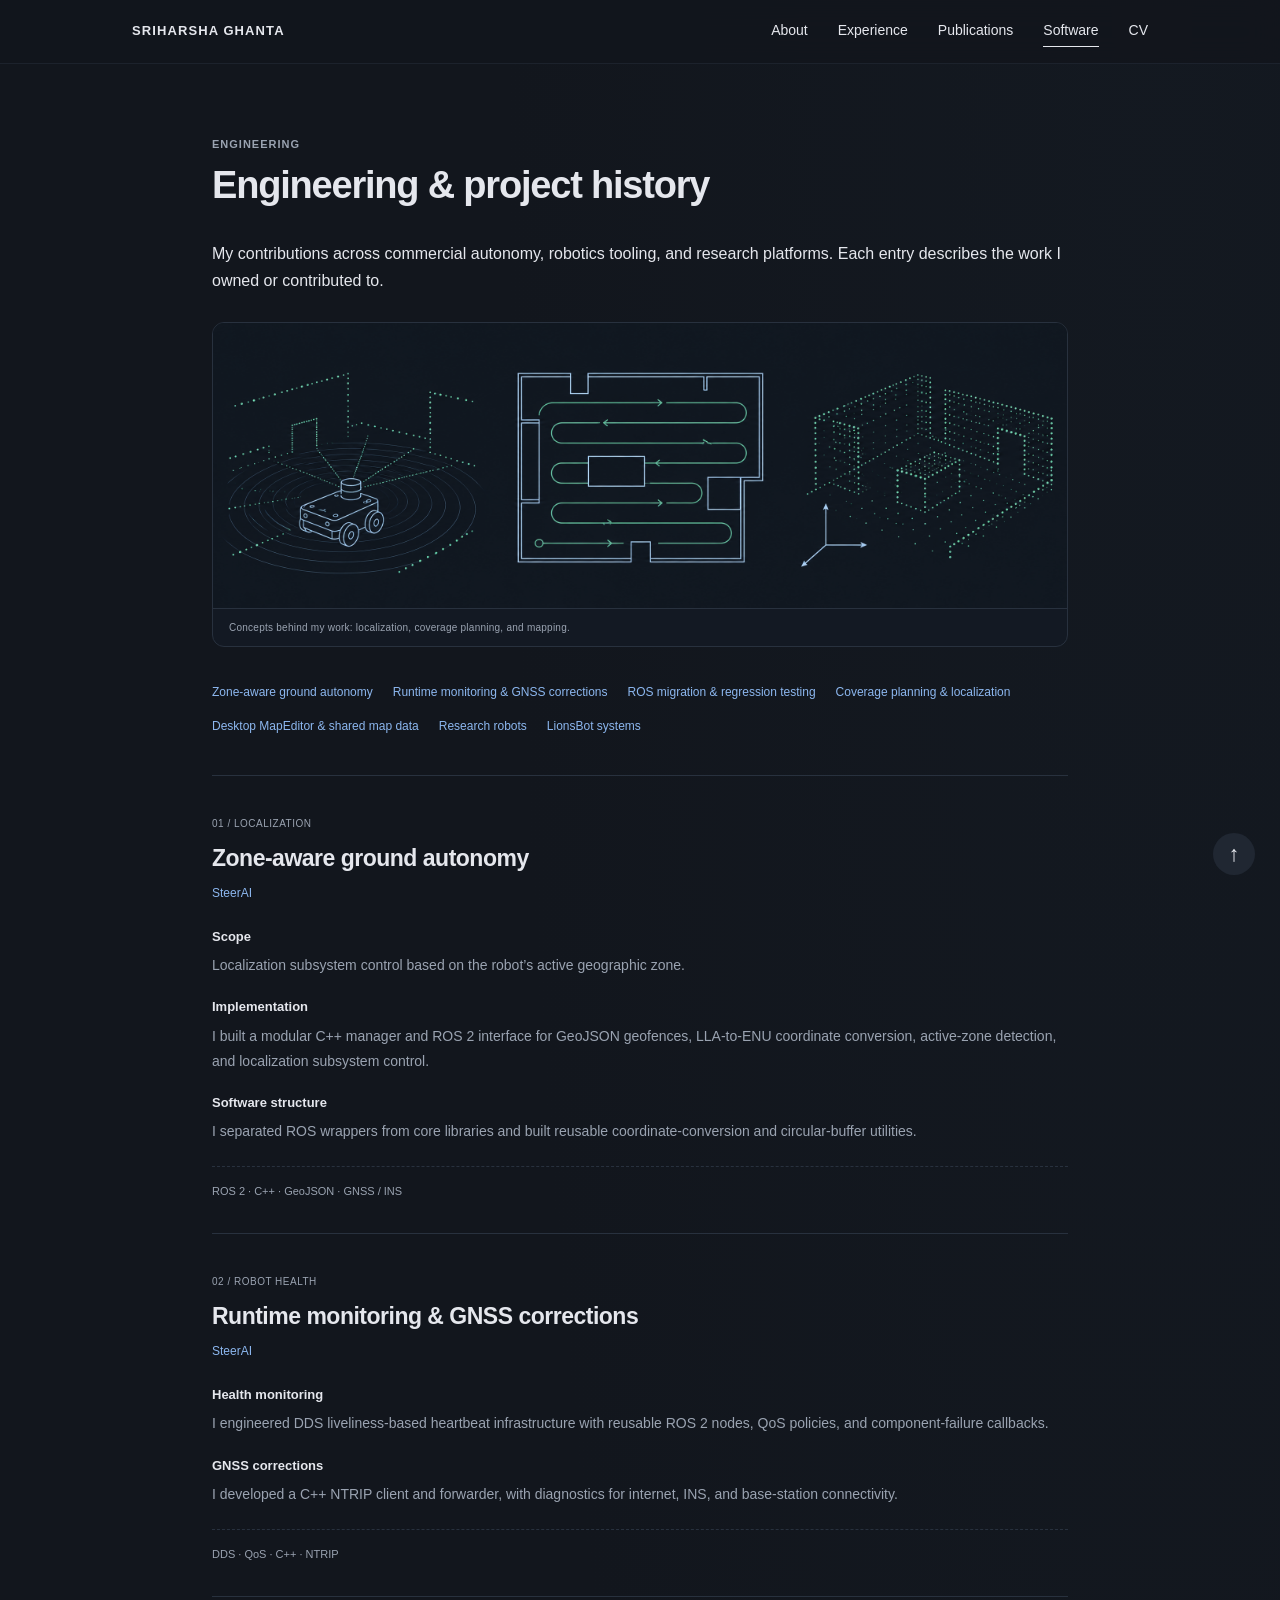
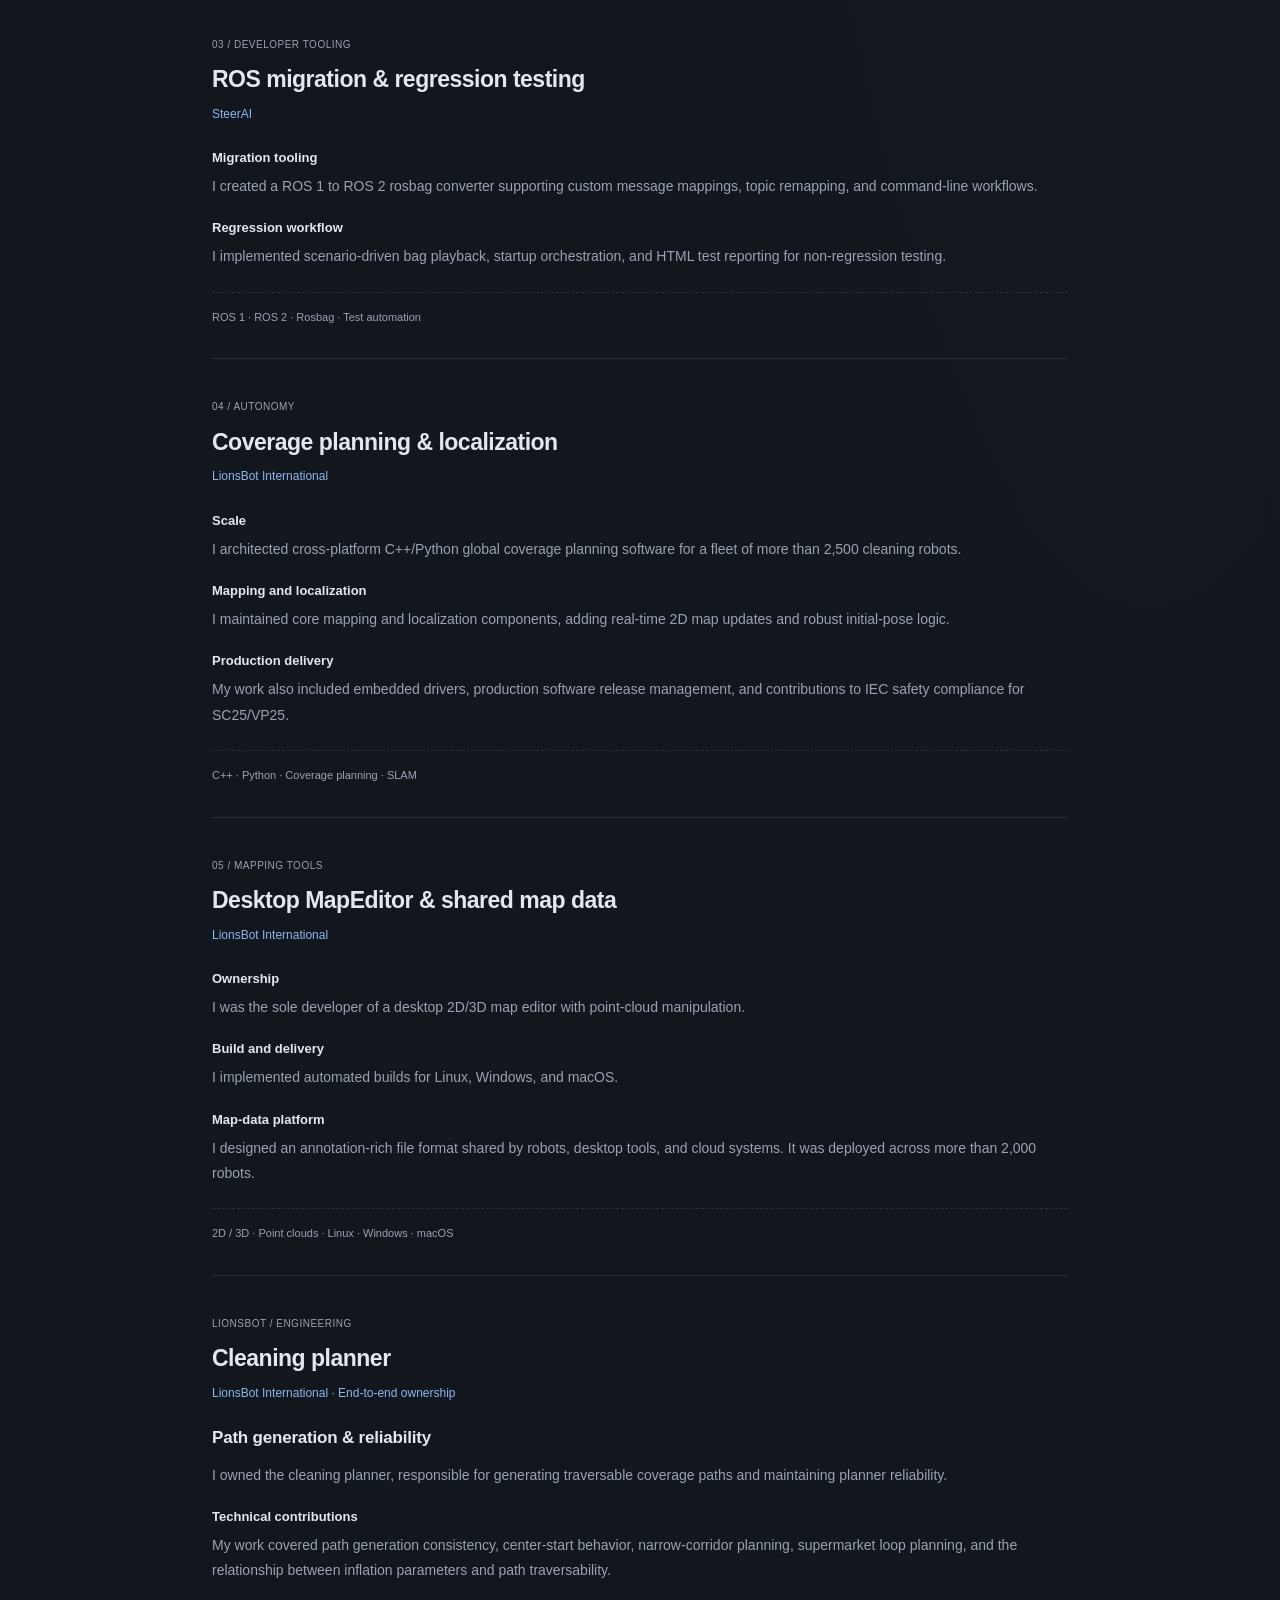
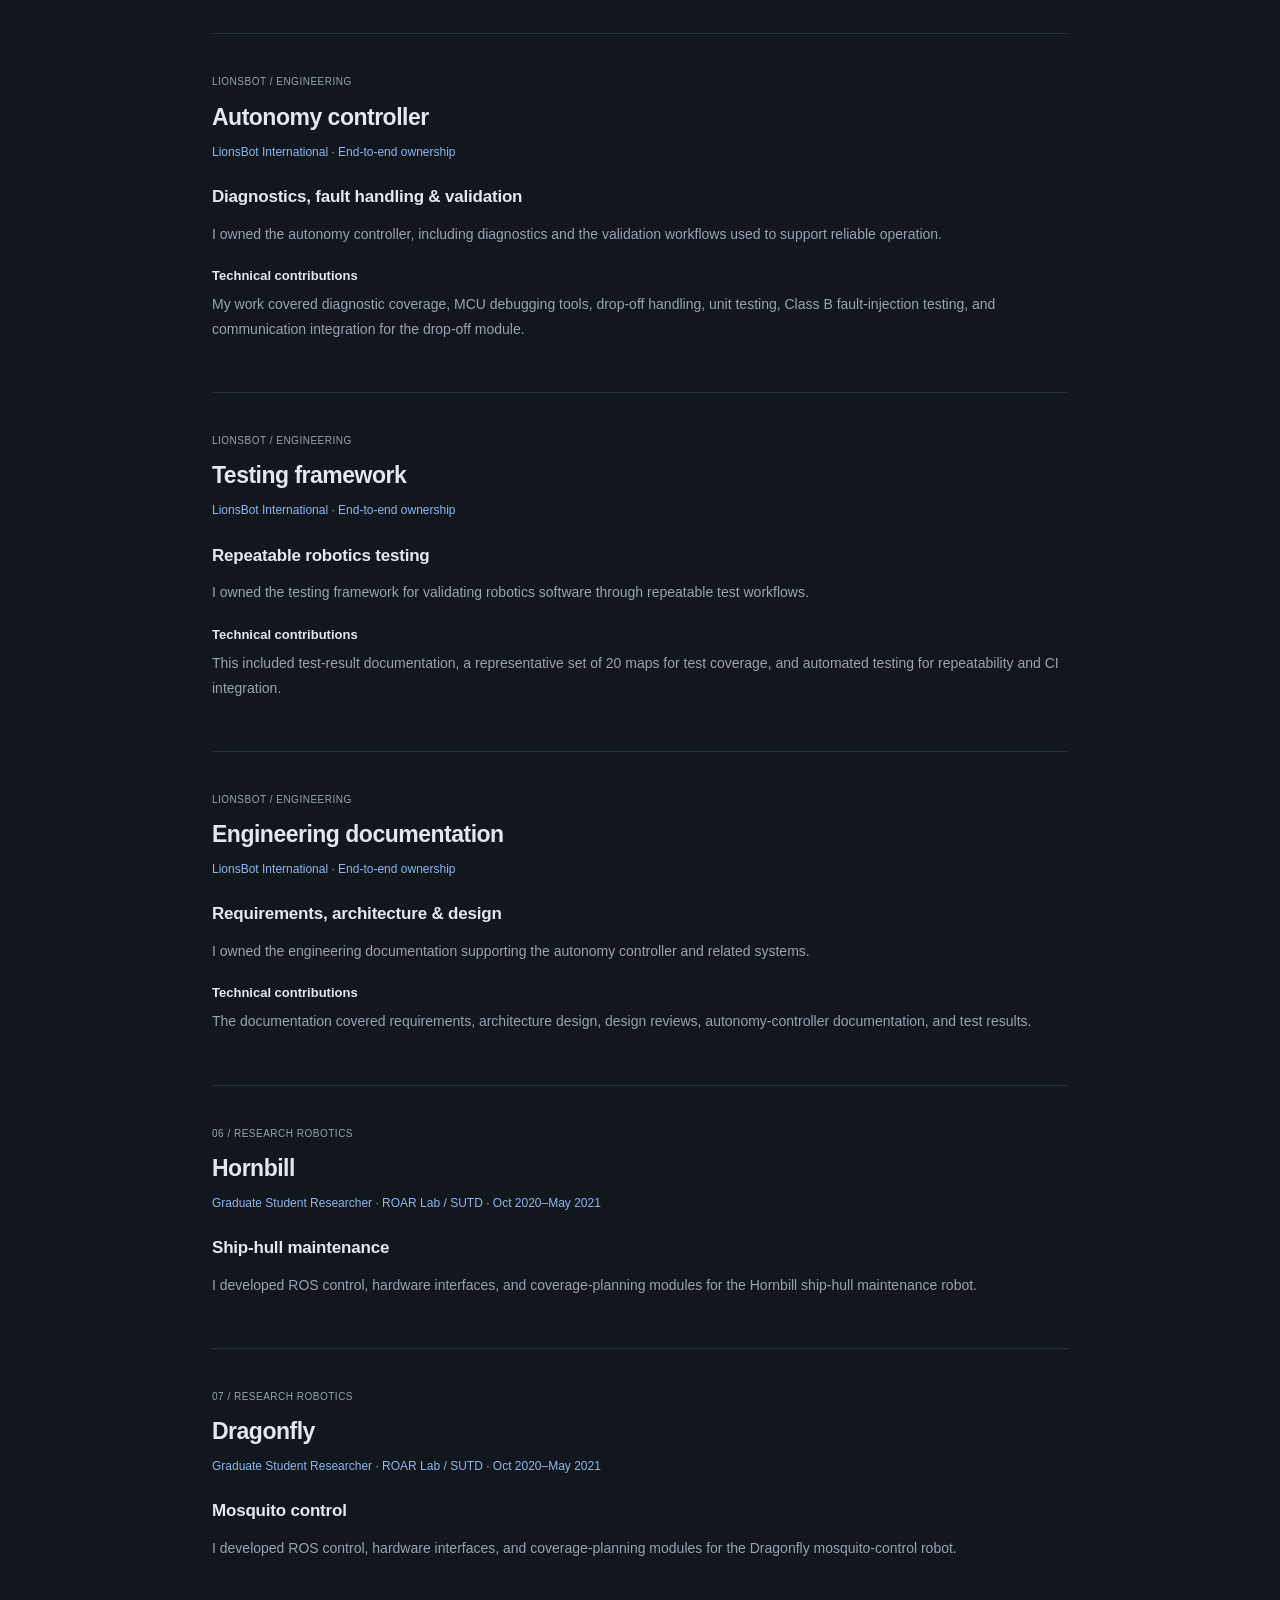
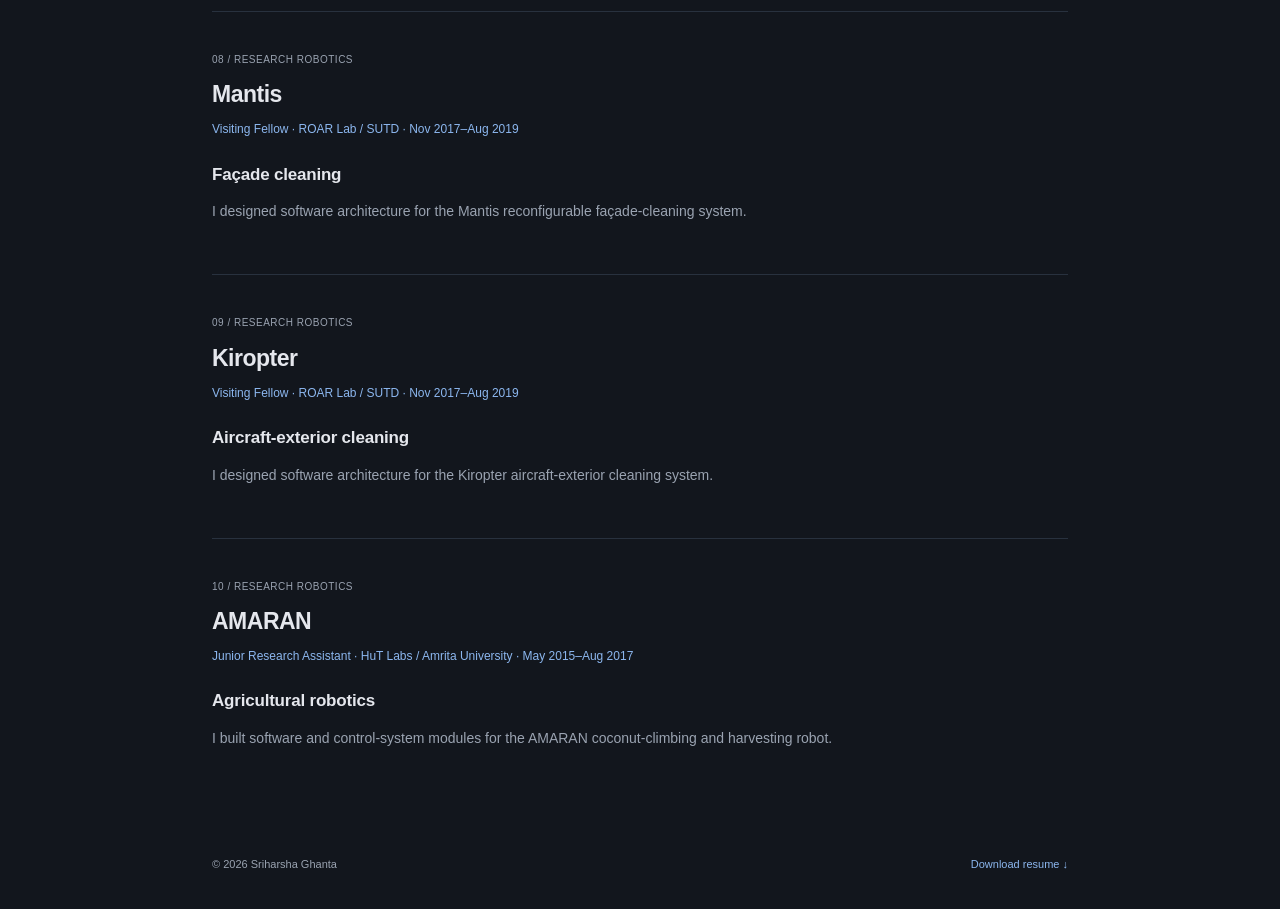
<file: software/index.html>
<!doctype html>
<html lang="en" data-theme="dark">
<head>
<meta charset="UTF-8"><meta name="viewport" content="width=device-width, initial-scale=1">
<meta name="description" content="Sriharsha Ghanta — Senior Robotics Engineer specializing in autonomy, localization, SLAM, and production robotics. Based in Abu Dhabi, UAE.">
<meta name="theme-color" content="#15171c"><title>Software | Sriharsha Ghanta</title>
<link rel="icon" href="/assets/favicon.svg" type="image/svg+xml"><link rel="stylesheet" href="/styles.css"><script src="/script.js" defer></script>
</head>
<body><a class="skip" href="#main">Skip to content</a>
<header id="topnav"><div class="topnav-inner"><a class="wordmark" href="/">SRIHARSHA GHANTA</a><nav aria-label="Main navigation"><a href="/">About</a><a href="/experience/">Experience</a><a href="/publications/">Publications</a><a href="/software/">Software</a><a href="/cv/">CV</a></nav></div></header>
<main id="main" class="subpage"><section class="section" id="work"><div class="section-heading"><div><p class="eyebrow">ENGINEERING</p><h1 class="page-title">Engineering & project history</h1></div></div><p class="page-intro">My contributions across commercial autonomy, robotics tooling, and research platforms. Each entry describes the work I owned or contributed to.</p><figure class="illustration"><img src="/assets/robotics-illustration.png" alt="Conceptual technical illustration of mobile robot localization, coverage paths, and map points" width="2172" height="724" loading="lazy"><figcaption>Concepts behind my work: localization, coverage planning, and mapping.</figcaption></figure><nav class="project-jump" aria-label="Project sections"><a href="#project-1">Zone-aware ground autonomy</a><a href="#project-2">Runtime monitoring & GNSS corrections</a><a href="#project-3">ROS migration & regression testing</a><a href="#project-4">Coverage planning & localization</a><a href="#project-5">Desktop MapEditor & shared map data</a><a href="#hornbill">Research robots</a><a href="#cleaning-planner">LionsBot systems</a></nav><div class="work-grid"><article class="work-card" id="project-1"><span class="work-number">01 / LOCALIZATION</span><h2 class="project-title">Zone-aware ground autonomy</h2><p class="project-org">SteerAI</p><div class="project-part"><h4>Scope</h4><p>Localization subsystem control based on the robot’s active geographic zone.</p></div><div class="project-part"><h4>Implementation</h4><p>I built a modular C++ manager and ROS 2 interface for GeoJSON geofences, LLA-to-ENU coordinate conversion, active-zone detection, and localization subsystem control.</p></div><div class="project-part"><h4>Software structure</h4><p>I separated ROS wrappers from core libraries and built reusable coordinate-conversion and circular-buffer utilities.</p></div><p class="project-tools">ROS 2 · C++ · GeoJSON · GNSS / INS</p></article><article class="work-card" id="project-2"><span class="work-number">02 / ROBOT HEALTH</span><h2 class="project-title">Runtime monitoring & GNSS corrections</h2><p class="project-org">SteerAI</p><div class="project-part"><h4>Health monitoring</h4><p>I engineered DDS liveliness-based heartbeat infrastructure with reusable ROS 2 nodes, QoS policies, and component-failure callbacks.</p></div><div class="project-part"><h4>GNSS corrections</h4><p>I developed a C++ NTRIP client and forwarder, with diagnostics for internet, INS, and base-station connectivity.</p></div><p class="project-tools">DDS · QoS · C++ · NTRIP</p></article><article class="work-card" id="project-3"><span class="work-number">03 / DEVELOPER TOOLING</span><h2 class="project-title">ROS migration & regression testing</h2><p class="project-org">SteerAI</p><div class="project-part"><h4>Migration tooling</h4><p>I created a ROS 1 to ROS 2 rosbag converter supporting custom message mappings, topic remapping, and command-line workflows.</p></div><div class="project-part"><h4>Regression workflow</h4><p>I implemented scenario-driven bag playback, startup orchestration, and HTML test reporting for non-regression testing.</p></div><p class="project-tools">ROS 1 · ROS 2 · Rosbag · Test automation</p></article><article class="work-card" id="project-4"><span class="work-number">04 / AUTONOMY</span><h2 class="project-title">Coverage planning & localization</h2><p class="project-org">LionsBot International</p><div class="project-part"><h4>Scale</h4><p>I architected cross-platform C++/Python global coverage planning software for a fleet of more than 2,500 cleaning robots.</p></div><div class="project-part"><h4>Mapping and localization</h4><p>I maintained core mapping and localization components, adding real-time 2D map updates and robust initial-pose logic.</p></div><div class="project-part"><h4>Production delivery</h4><p>My work also included embedded drivers, production software release management, and contributions to IEC safety compliance for SC25/VP25.</p></div><p class="project-tools">C++ · Python · Coverage planning · SLAM</p></article><article class="work-card" id="project-5"><span class="work-number">05 / MAPPING TOOLS</span><h2 class="project-title">Desktop MapEditor & shared map data</h2><p class="project-org">LionsBot International</p><div class="project-part"><h4>Ownership</h4><p>I was the sole developer of a desktop 2D/3D map editor with point-cloud manipulation.</p></div><div class="project-part"><h4>Build and delivery</h4><p>I implemented automated builds for Linux, Windows, and macOS.</p></div><div class="project-part"><h4>Map-data platform</h4><p>I designed an annotation-rich file format shared by robots, desktop tools, and cloud systems. It was deployed across more than 2,000 robots.</p></div><p class="project-tools">2D / 3D · Point clouds · Linux · Windows · macOS</p></article><article class="work-card" id="cleaning-planner"><span class="work-number">LIONSBOT / ENGINEERING</span><h2 class="project-title">Cleaning planner</h2><p class="project-org">LionsBot International · End-to-end ownership</p><div class="project-part"><h3>Path generation & reliability</h3><p>I owned the cleaning planner, responsible for generating traversable coverage paths and maintaining planner reliability.</p></div><div class="project-part"><h4>Technical contributions</h4><p>My work covered path generation consistency, center-start behavior, narrow-corridor planning, supermarket loop planning, and the relationship between inflation parameters and path traversability.</p></div></article><article class="work-card" id="autonomy-controller"><span class="work-number">LIONSBOT / ENGINEERING</span><h2 class="project-title">Autonomy controller</h2><p class="project-org">LionsBot International · End-to-end ownership</p><div class="project-part"><h3>Diagnostics, fault handling & validation</h3><p>I owned the autonomy controller, including diagnostics and the validation workflows used to support reliable operation.</p></div><div class="project-part"><h4>Technical contributions</h4><p>My work covered diagnostic coverage, MCU debugging tools, drop-off handling, unit testing, Class B fault-injection testing, and communication integration for the drop-off module.</p></div></article><article class="work-card" id="testing-framework"><span class="work-number">LIONSBOT / ENGINEERING</span><h2 class="project-title">Testing framework</h2><p class="project-org">LionsBot International · End-to-end ownership</p><div class="project-part"><h3>Repeatable robotics testing</h3><p>I owned the testing framework for validating robotics software through repeatable test workflows.</p></div><div class="project-part"><h4>Technical contributions</h4><p>This included test-result documentation, a representative set of 20 maps for test coverage, and automated testing for repeatability and CI integration.</p></div></article><article class="work-card" id="engineering-documentation"><span class="work-number">LIONSBOT / ENGINEERING</span><h2 class="project-title">Engineering documentation</h2><p class="project-org">LionsBot International · End-to-end ownership</p><div class="project-part"><h3>Requirements, architecture & design</h3><p>I owned the engineering documentation supporting the autonomy controller and related systems.</p></div><div class="project-part"><h4>Technical contributions</h4><p>The documentation covered requirements, architecture design, design reviews, autonomy-controller documentation, and test results.</p></div></article><div id="project-6" class="anchor-target"></div><article class="work-card" id="hornbill"><span class="work-number">06 / RESEARCH ROBOTICS</span><h2 class="project-title">Hornbill</h2><p class="project-org">Graduate Student Researcher · ROAR Lab / SUTD · Oct 2020–May 2021</p><div class="project-part"><h3>Ship-hull maintenance</h3><p>I developed ROS control, hardware interfaces, and coverage-planning modules for the Hornbill ship-hull maintenance robot.</p></div></article><article class="work-card" id="dragonfly"><span class="work-number">07 / RESEARCH ROBOTICS</span><h2 class="project-title">Dragonfly</h2><p class="project-org">Graduate Student Researcher · ROAR Lab / SUTD · Oct 2020–May 2021</p><div class="project-part"><h3>Mosquito control</h3><p>I developed ROS control, hardware interfaces, and coverage-planning modules for the Dragonfly mosquito-control robot.</p></div></article><article class="work-card" id="mantis"><span class="work-number">08 / RESEARCH ROBOTICS</span><h2 class="project-title">Mantis</h2><p class="project-org">Visiting Fellow · ROAR Lab / SUTD · Nov 2017–Aug 2019</p><div class="project-part"><h3>Façade cleaning</h3><p>I designed software architecture for the Mantis reconfigurable façade-cleaning system.</p></div></article><article class="work-card" id="kiropter"><span class="work-number">09 / RESEARCH ROBOTICS</span><h2 class="project-title">Kiropter</h2><p class="project-org">Visiting Fellow · ROAR Lab / SUTD · Nov 2017–Aug 2019</p><div class="project-part"><h3>Aircraft-exterior cleaning</h3><p>I designed software architecture for the Kiropter aircraft-exterior cleaning system.</p></div></article><article class="work-card" id="amaran"><span class="work-number">10 / RESEARCH ROBOTICS</span><h2 class="project-title">AMARAN</h2><p class="project-org">Junior Research Assistant · HuT Labs / Amrita University · May 2015–Aug 2017</p><div class="project-part"><h3>Agricultural robotics</h3><p>I built software and control-system modules for the AMARAN coconut-climbing and harvesting robot.</p></div></article></div></section></main><footer><span>© <span id="year">2026</span> Sriharsha Ghanta</span><a href="/assets/resume.pdf" download="Sriharsha_Ghanta_Resume.pdf">Download resume ↓</a></footer><a class="back-top" href="/" aria-label="Back to top">↑</a></body></html>
</file>
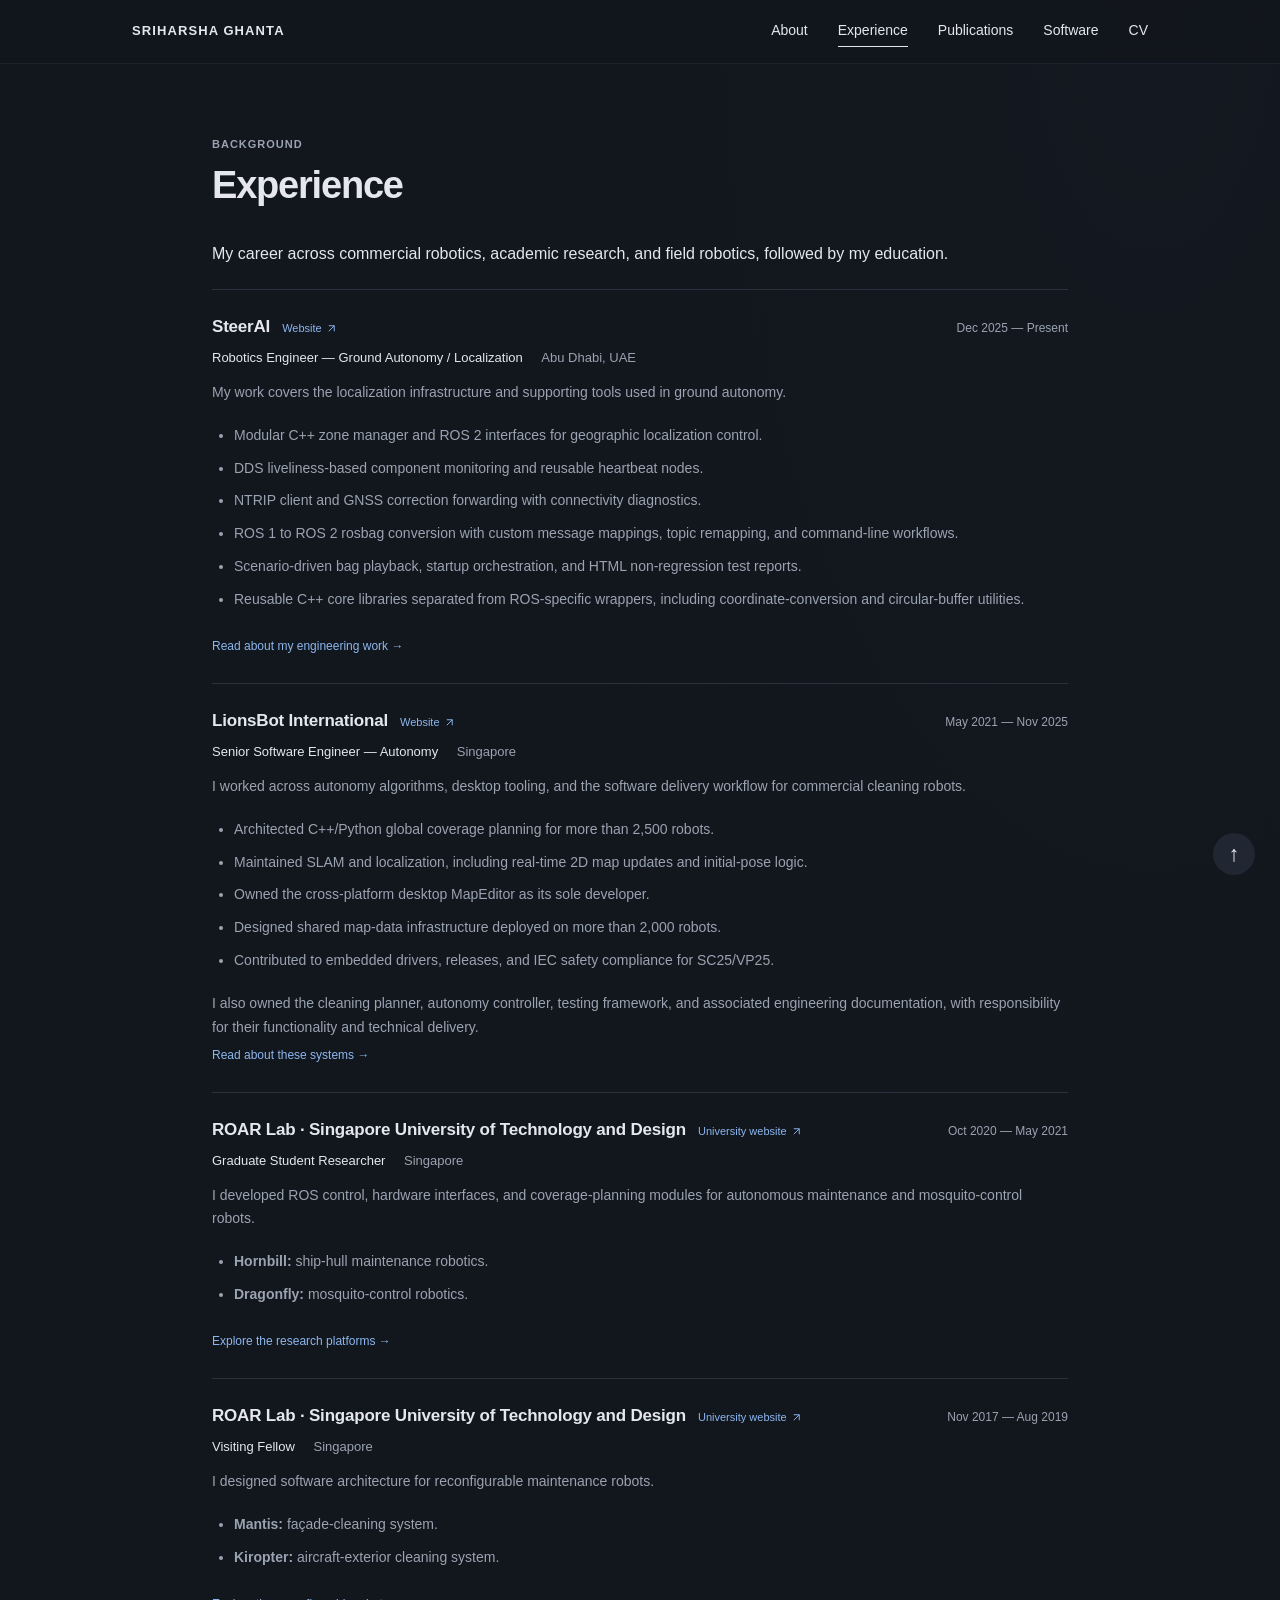
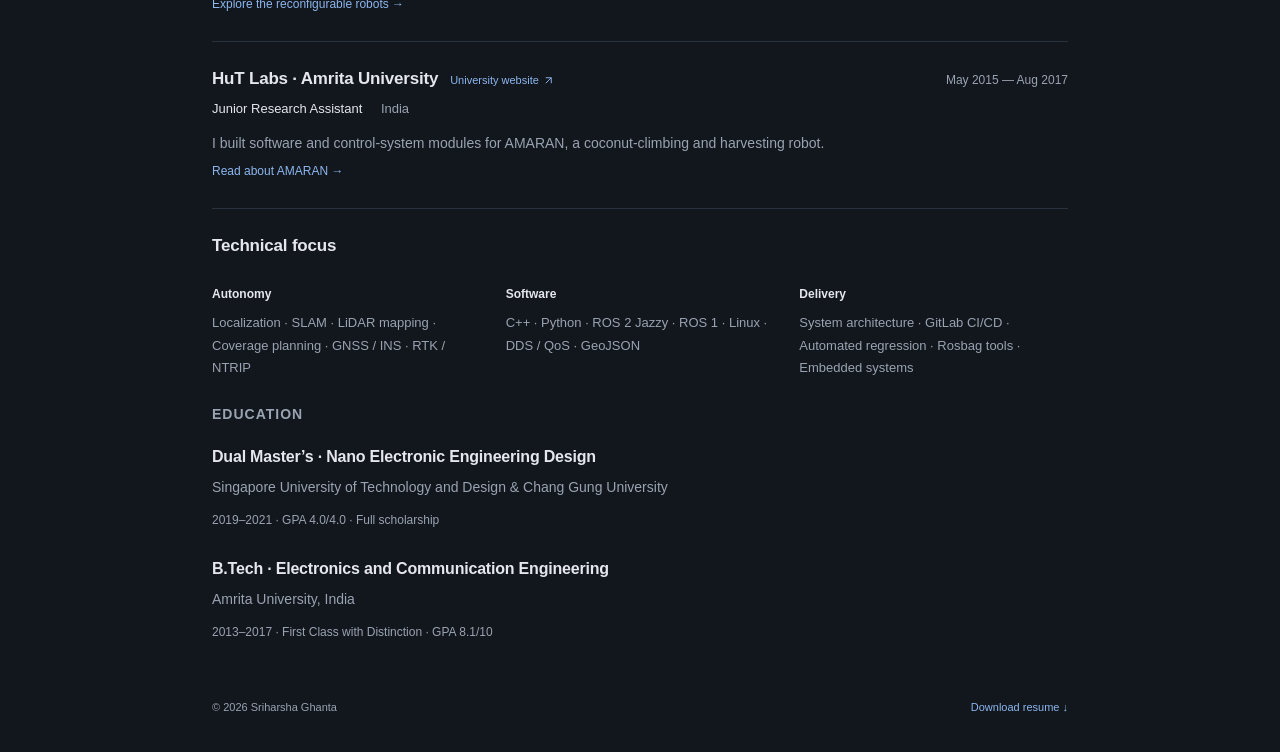
<file: experience.html>
<!doctype html><html lang="en"><head><meta charset="utf-8"><meta name="viewport" content="width=device-width,initial-scale=1"><meta http-equiv="refresh" content="0; url=/experience/"><link rel="canonical" href="https://ghanta1996.github.io/experience/"><title>Page moved</title></head><body><p>This page has moved to <a href="/experience/">/experience/</a>.</p><script>location.replace("/experience/" + location.search + location.hash);</script></body></html>
</file>
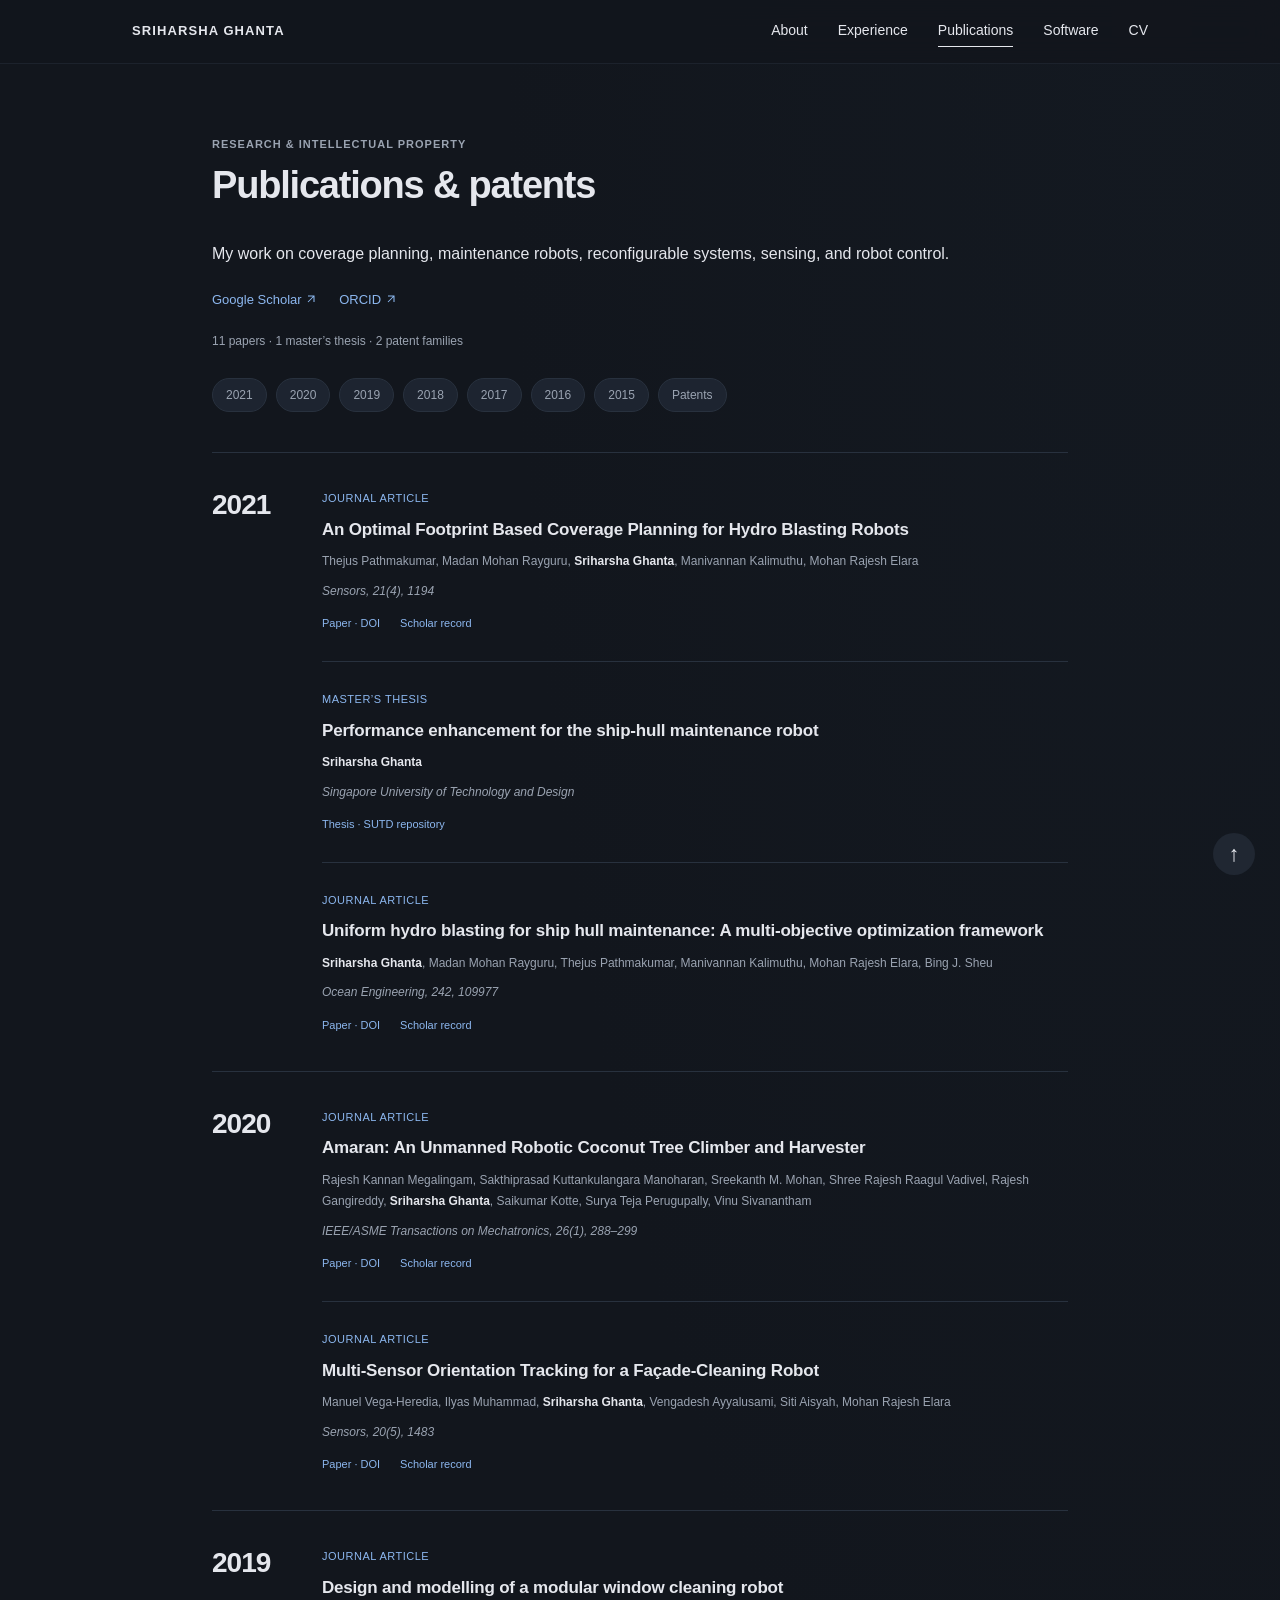
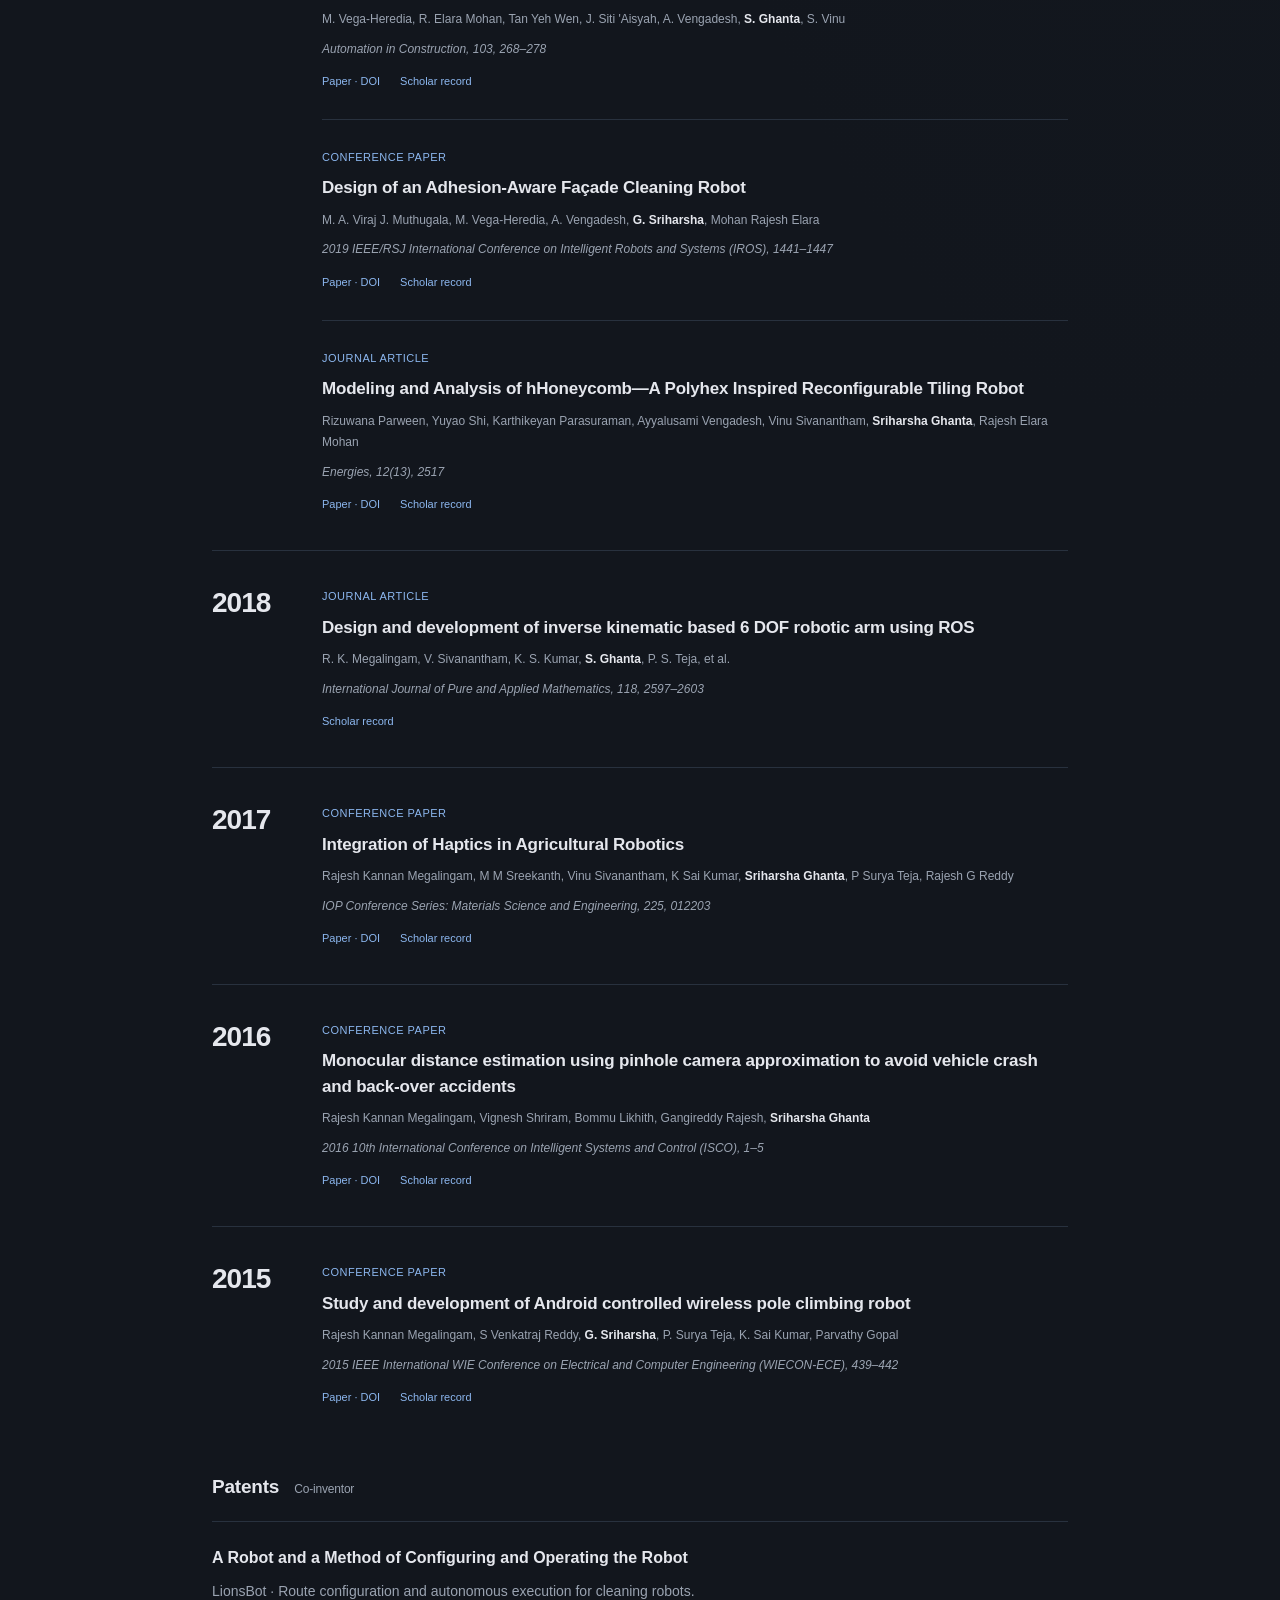
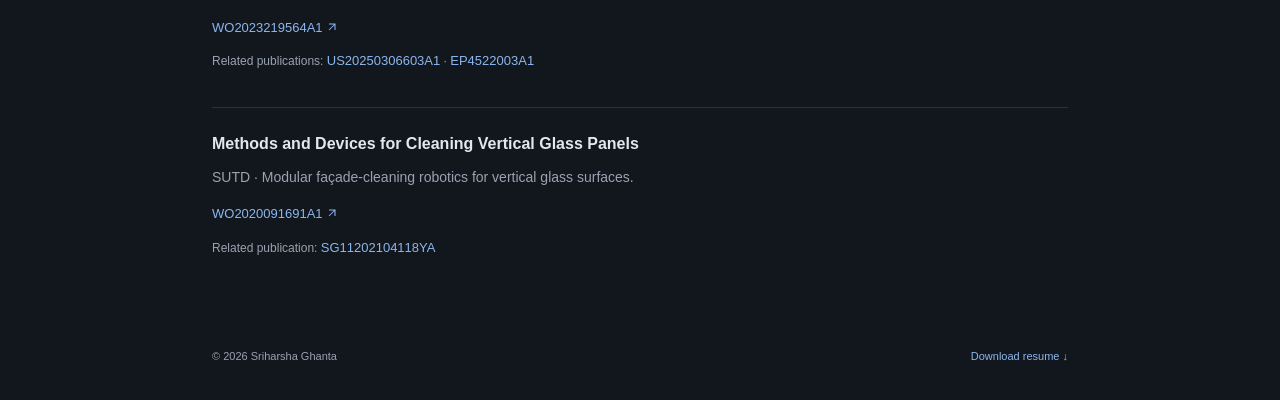
<file: publications.html>
<!doctype html><html lang="en"><head><meta charset="utf-8"><meta name="viewport" content="width=device-width,initial-scale=1"><meta http-equiv="refresh" content="0; url=/publications/"><link rel="canonical" href="https://ghanta1996.github.io/publications/"><title>Page moved</title></head><body><p>This page has moved to <a href="/publications/">/publications/</a>.</p><script>location.replace("/publications/" + location.search + location.hash);</script></body></html>
</file>
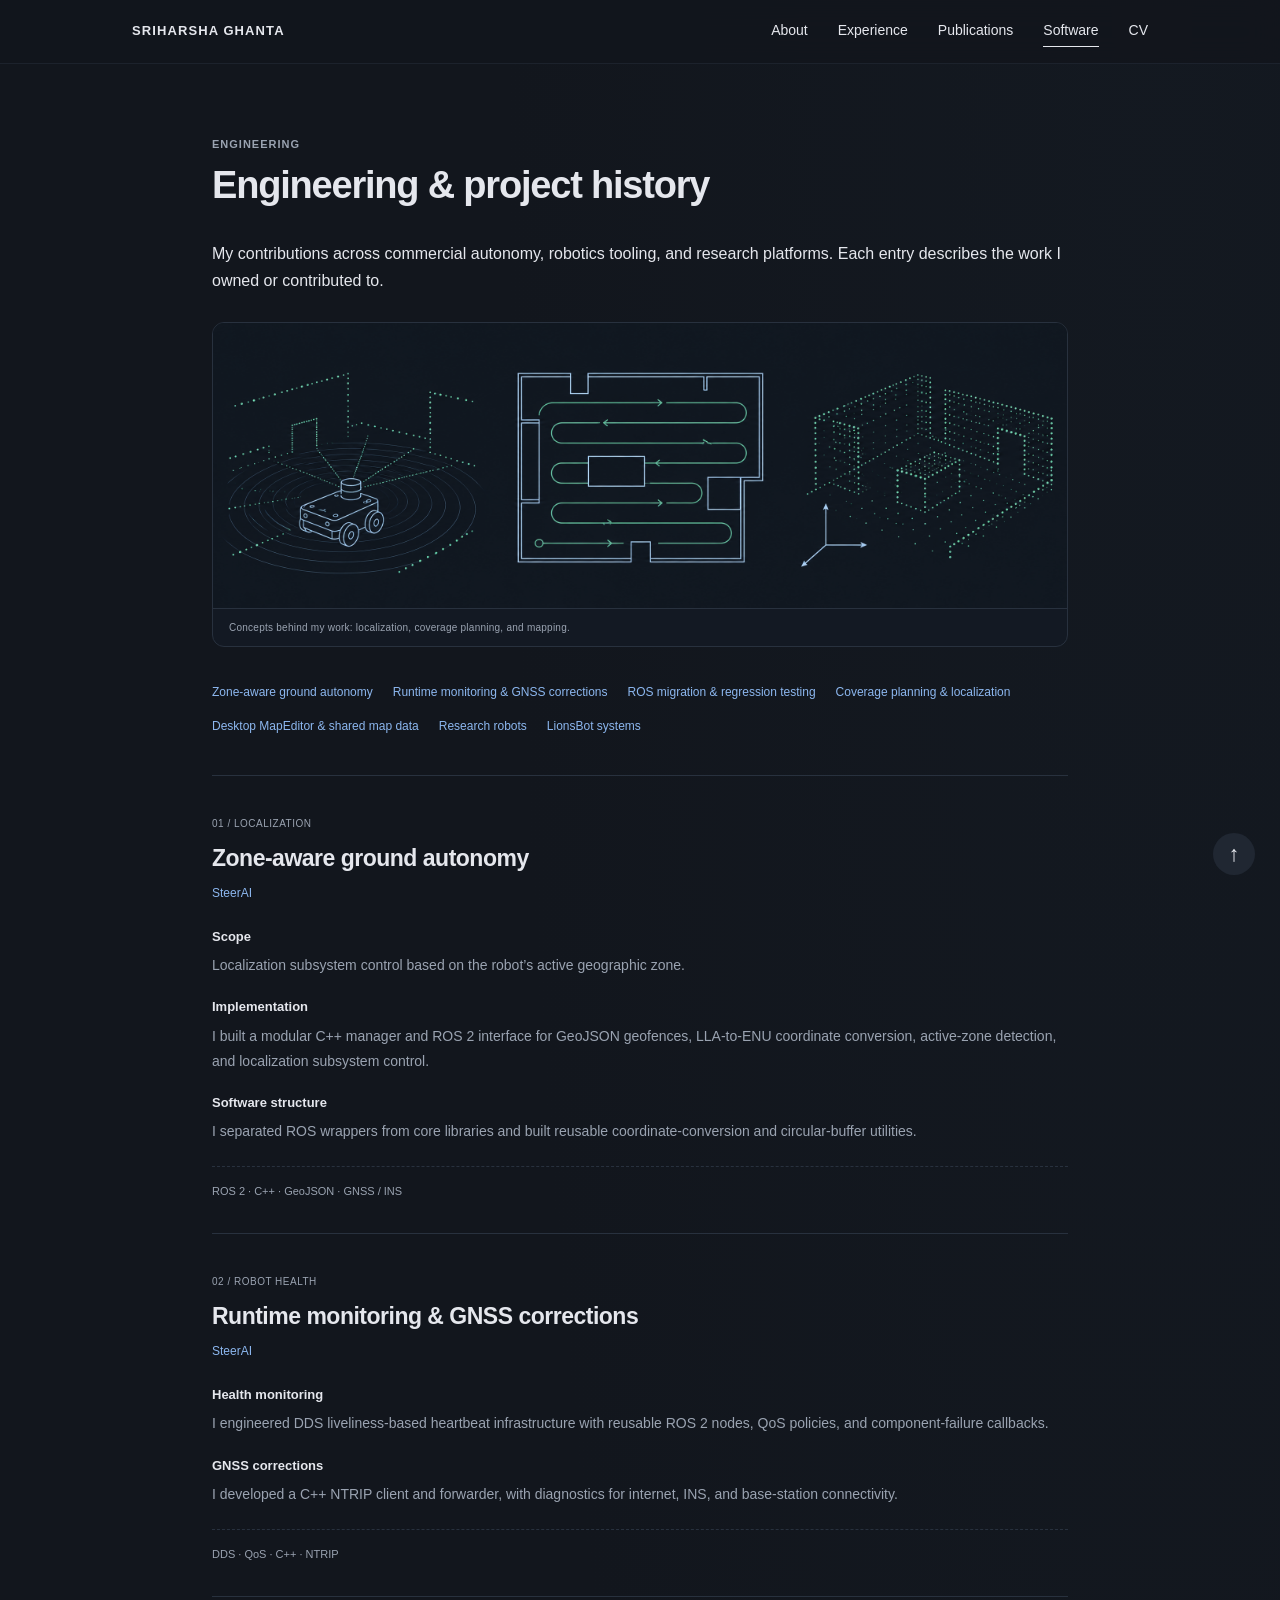
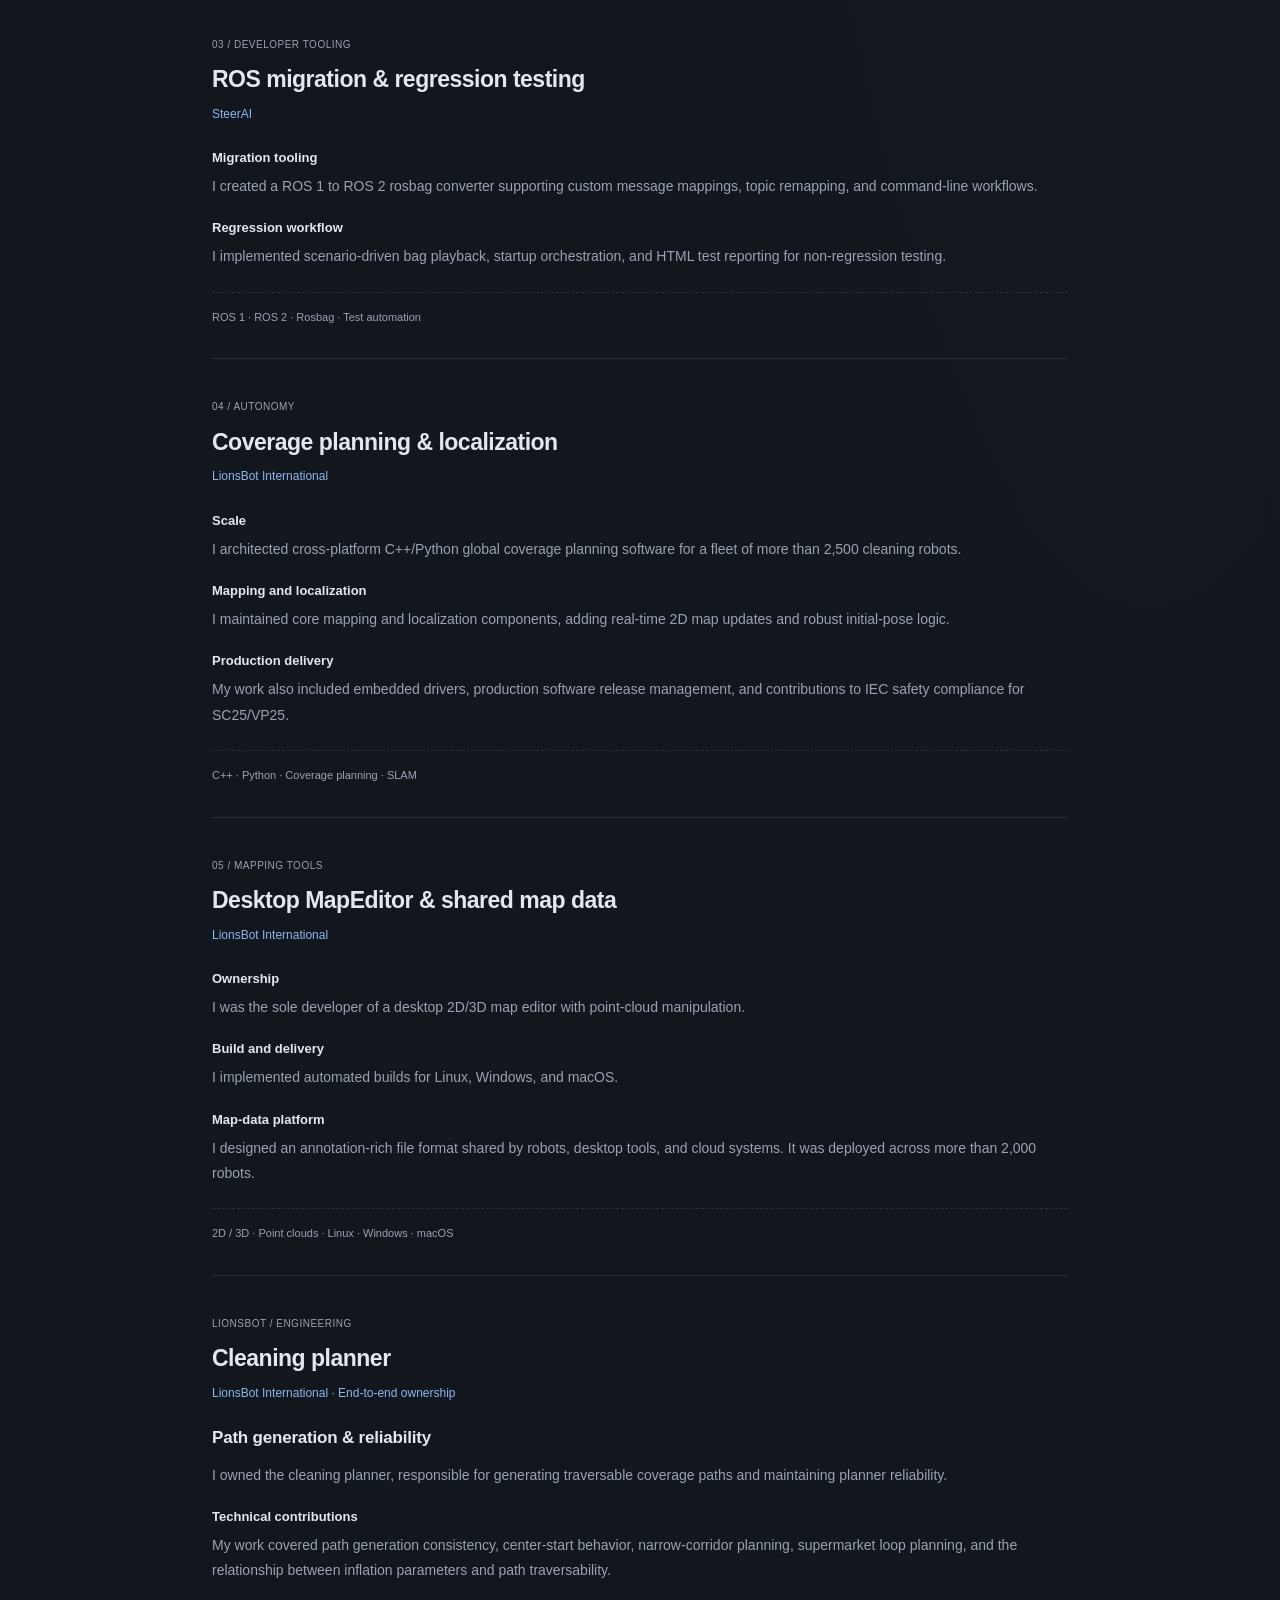
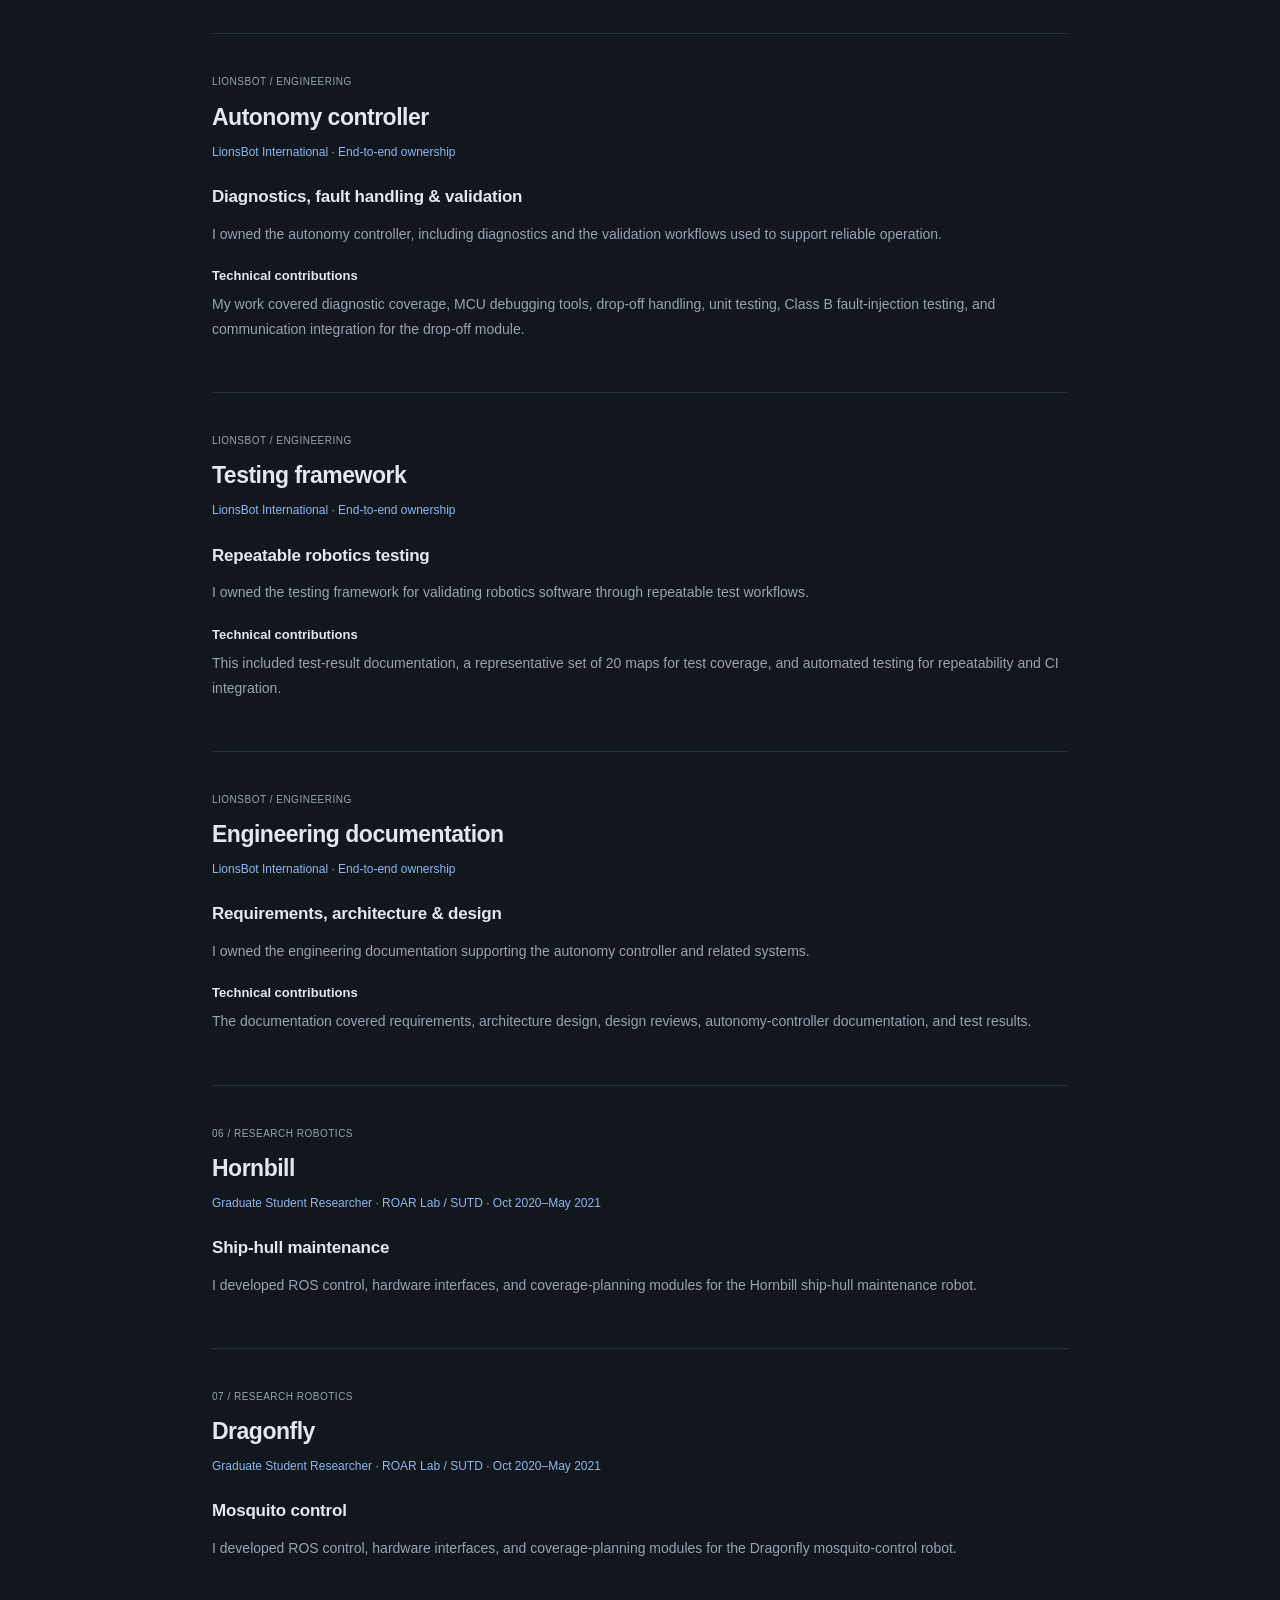
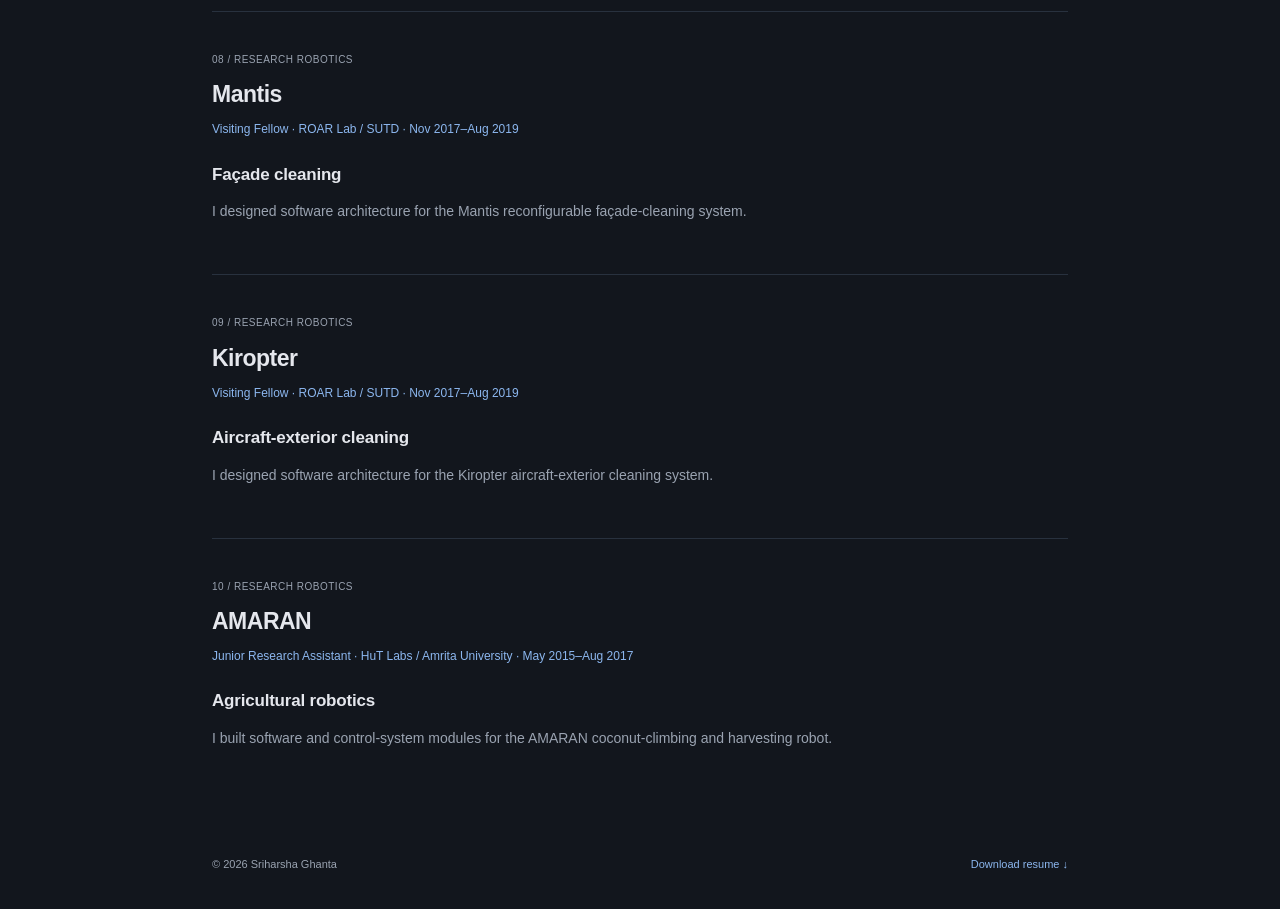
<file: software.html>
<!doctype html><html lang="en"><head><meta charset="utf-8"><meta name="viewport" content="width=device-width,initial-scale=1"><meta http-equiv="refresh" content="0; url=/software/"><link rel="canonical" href="https://ghanta1996.github.io/software/"><title>Page moved</title></head><body><p>This page has moved to <a href="/software/">/software/</a>.</p><script>location.replace("/software/" + location.search + location.hash);</script></body></html>
</file>
<file: styles.css>
:root{color-scheme:dark;--bg:#15171c;--content:#131923;--fg:#e5e7ed;--muted:#9aa3b1;--line:#292e38;--accent:#85afe4}*{box-sizing:border-box}html{scroll-behavior:smooth;scroll-padding-top:90px}body{margin:0;background:var(--bg);color:var(--fg);font-family:-apple-system,BlinkMacSystemFont,'Segoe UI',Arial,sans-serif;font-size:16px;line-height:1.7;-webkit-font-smoothing:antialiased}a{color:var(--accent);text-decoration:none}a:hover{text-decoration:underline;text-underline-offset:4px}a:focus-visible,summary:focus-visible{outline:2px solid var(--accent);outline-offset:5px}::selection{background:#35547b;color:white}.skip{position:fixed;top:-100px;background:var(--content);z-index:10;padding:10px}.skip:focus{top:10px}#topnav{height:64px;background:var(--bg);position:sticky;top:0;z-index:5}.topnav-inner{max-width:1200px;margin:auto;height:100%;padding:0 32px;display:flex;align-items:center;justify-content:space-between;gap:25px}.wordmark{font-size:13px;font-weight:650;letter-spacing:1.1px;color:var(--fg);white-space:nowrap}nav{display:flex;gap:30px;font-size:14px}nav a{color:var(--fg);padding:3px 0}nav a[aria-current]{border-bottom:1px solid var(--fg)}main,footer{max-width:980px;margin:auto;padding-left:36px;padding-right:36px}.home{padding:108px 0 0}.eyebrow{font-size:11px;letter-spacing:.55px;color:var(--muted);font-weight:600;line-height:1.5;margin:0 0 8px}h1{font-size:54px;line-height:1.18;letter-spacing:-2px;font-weight:650;margin:0 0 10px}.profile-links{display:flex;gap:24px;flex-wrap:wrap;font-size:14px}.profile-links a{color:var(--fg)}.biography{margin-top:58px;font-size:16px;line-height:1.72}.biography p{margin:0 0 18px}.biography a,.news a{text-decoration:underline;text-decoration-color:#53667e;text-underline-offset:4px}.bio-contact{color:var(--muted);font-size:14px}.news{margin-top:62px}.news-heading{display:flex;justify-content:space-between;align-items:center;border-bottom:1px solid var(--line);padding-bottom:13px;gap:20px}.news-heading h2{font-size:12px;font-weight:600;letter-spacing:.5px;margin:0}.news-heading>span{font-size:12px;color:var(--muted);font-style:italic}.news-item{display:grid;grid-template-columns:86px 1fr;gap:24px;border-bottom:1px solid var(--line);padding:25px 0;align-items:start}.news-item time{display:flex;flex-direction:column;line-height:1.4;padding-top:2px}.news-item time span{color:var(--accent);font-size:10px;letter-spacing:.5px}.news-item time strong{font-size:20px;font-weight:400}.news-item p{margin:0;font-size:15px;line-height:1.5}.section{padding:65px 0 0}.section-heading{margin-bottom:30px}.section-heading .eyebrow{margin-bottom:8px}h2{font-size:32px;line-height:1.3;letter-spacing:-.8px;font-weight:600;margin:0}h3{font-size:17px;line-height:1.45;font-weight:550;letter-spacing:-.2px;margin:0 0 12px}.research-grid{display:flex;flex-direction:column}.research-grid>div:first-child{order:2}.group-title{font-size:19px;margin:25px 0 20px}.group-title span{font-size:12px;color:var(--muted);font-weight:400;margin-left:10px}.publication{display:grid;grid-template-columns:150px 1fr;gap:24px;position:relative;border-top:1px solid var(--line);padding:28px 0}.publication>span{font-size:11px;color:var(--accent);padding-top:5px}.publication h4{font-size:17px;font-weight:550;line-height:1.5;margin:0}.research-item{padding:24px 0;border-top:1px solid var(--line)}.research-item h4{font-size:16px;font-weight:550;line-height:1.5;margin:0}.research-item p{font-size:14px;color:var(--muted);margin:10px 0}.research-item a{font-size:13px}.research-item .reference{font-size:12px}.external-icon{width:12px;height:12px;vertical-align:-1px}.work-card{padding:25px 0;border-top:1px solid var(--line)}.work-number{font-size:10px;color:var(--muted);letter-spacing:.5px}.work-card h3{margin:8px 0 12px}.work-card p{font-size:15px;color:var(--muted);margin:0 0 15px}.tags{display:flex;gap:8px;flex-wrap:wrap}.tags span{font-size:11px;border:1px solid var(--line);border-radius:20px;padding:2px 10px;color:var(--muted)}.work-context{font-size:12px;color:var(--muted);margin-top:14px}.project-details{margin-top:14px}.project-details summary{font-size:12px;color:var(--accent);cursor:pointer;list-style:none;display:flex;align-items:center;gap:10px}.project-details summary::-webkit-details-marker{display:none}.project-details summary span{font-size:18px}.project-details[open] summary span{transform:rotate(45deg)}.project-details p{padding:15px 0 0;font-size:14px}.job{padding:25px 0;border-top:1px solid var(--line)}.job-heading{display:flex;justify-content:space-between;gap:20px;align-items:baseline}.job-heading h3{margin:0}.job-heading>span{font-size:12px;color:var(--muted);white-space:nowrap}.job p{font-size:14px;color:var(--muted);margin:12px 0 0}.job .role{color:var(--fg);font-size:13px;margin-top:7px}.role span{color:var(--muted);margin-left:15px}.skills{padding:25px 0;border-top:1px solid var(--line);display:grid;grid-template-columns:repeat(3,1fr);gap:25px}.skills>h3{grid-column:1/-1;margin:0}.skills h4{font-size:12px;font-weight:550;margin:0 0 8px}.skills p{font-size:13px;color:var(--muted);margin:0}.education-grid{display:grid;gap:25px;padding-top:15px}.education h3{font-size:16px;margin:0 0 8px}.education p{font-size:14px;color:var(--muted);margin:0 0 5px}.education article>span{font-size:12px;color:var(--muted)}.contact{margin-top:65px;padding:35px 0;border-top:1px solid var(--line)}.contact h2{font-size:23px}.contact p{font-size:14px;color:var(--muted)}footer{margin-top:30px;padding-top:24px;padding-bottom:35px;display:flex;justify-content:space-between;font-size:11px;color:var(--muted);gap:20px}.back-top{position:fixed;bottom:25px;right:25px;display:grid;place-items:center;width:42px;height:42px;border-radius:50%;background:#202732;color:var(--fg);font-size:22px}@media(min-width:1300px){main,footer{max-width:1040px}.topnav-inner{max-width:1320px}}@media(max-width:700px){.topnav-inner{padding:0 22px;gap:15px;flex-wrap:wrap}#topnav{height:auto;min-height:95px;padding:16px 0 12px}.wordmark{font-size:12px}nav{gap:20px;width:100%;justify-content:space-between;font-size:11px}main,footer{padding-left:24px;padding-right:24px}.home{padding-top:55px}h1{font-size:39px;letter-spacing:-1.5px}.eyebrow{font-size:9px}.profile-links{gap:19px;font-size:12px}.biography{margin-top:38px;font-size:15px}.news{margin-top:40px}.news-heading>span{font-size:10px}.news-item{grid-template-columns:60px 1fr;gap:16px;padding:22px 0}.news-item p{font-size:14px}.news-item time strong{font-size:18px}.section{padding-top:45px}h2{font-size:28px}.publication{grid-template-columns:1fr;gap:8px;padding:22px 0}.publication h4{font-size:16px}.job-heading{display:block}.job-heading>span{display:block;margin-top:5px}.role span{display:block;margin-left:0}.skills{grid-template-columns:1fr;gap:20px}.contact{margin-top:40px}.back-top{right:14px;bottom:14px;width:34px;height:34px}footer{font-size:10px;flex-wrap:wrap}}@media(prefers-reduced-motion:reduce){html{scroll-behavior:auto}}
body{font-family:Inter,-apple-system,BlinkMacSystemFont,'Segoe UI',Arial,sans-serif}main,footer{max-width:928px}.home{padding-top:108px}h1{letter-spacing:-2.4px}.biography{font-size:16.3px;line-height:1.65}.topnav-inner{max-width:1080px}.subpage{padding-top:72px;min-height:75vh}.subpage>.section{padding-top:0}.page-intro{color:var(--fg);margin:22px 0;line-height:1.7}.year-jump{display:flex;gap:9px;margin:26px 0 40px}.year-jump a{padding:6px 13px;border:1px solid var(--line);border-radius:22px;background:#1d2430;color:var(--muted);font-size:12px}.publication h4{font-size:18px}.subpage .section-heading h2{font-size:38px;letter-spacing:-1.2px}#patents,[id^="year-"]{scroll-margin-top:100px}@media(max-width:700px){.home{padding-top:55px}.subpage{padding-top:42px}.subpage .section-heading h2{font-size:31px}}
.page-title{font-size:38px;letter-spacing:-1.2px;line-height:1.3;margin:0;font-weight:600}.project-jump{display:flex;flex-wrap:wrap;gap:8px 20px;margin:25px 0 35px;font-size:12px}.project-jump a{color:var(--accent)}.project-title{font-size:23px;letter-spacing:-.5px;margin:9px 0}.work-card .project-org{font-size:12px;color:var(--accent);margin-bottom:23px}.project-part{margin:18px 0}.project-part h4{font-size:13px;font-weight:600;margin:0 0 5px}.project-part p{font-size:14px;line-height:1.8;margin:0}.work-card .project-tools{font-size:11px;color:var(--muted);border-top:1px dashed var(--line);padding-top:15px;margin:22px 0 0}.contributions{font-size:14px;color:var(--muted);padding-left:22px;margin:18px 0;line-height:1.85}.contributions li{margin:7px 0}.inline-link{font-size:12px}.cv-actions{display:flex;gap:25px;flex-wrap:wrap;font-size:14px;margin:25px 0}.cv-viewer{display:block;width:100%;height:1050px;height:min(1100px,85vh);border:1px solid var(--line);background:#20242b;border-radius:6px;margin-bottom:30px}.pdf-fallback{padding:30px}.project-jump a,.work-card[id]{scroll-margin-top:100px}@media(max-width:700px){.page-title{font-size:31px}.project-title{font-size:21px}.project-jump{justify-content:flex-start;font-size:11px}.cv-viewer{height:70vh;min-height:440px}.cv-actions{font-size:12px;gap:20px}}
/* Quiet refinement of the academic layout. */
:root{--bg:#12161d;--line:#28313e;--accent:#8cb7ef}body{background:radial-gradient(ellipse at 90% 0,#1a253033,transparent 40%),var(--bg)}#topnav{background:#12161df2;border-bottom:1px solid #28313e80;backdrop-filter:blur(16px)}.wordmark{transition:color .2s}.wordmark:hover{color:var(--accent);text-decoration:none}nav a{transition:color .2s}nav a:hover{color:var(--accent);text-decoration:none}h1{font-weight:650}.profile-heading{padding-left:18px;border-left:3px solid #7ca6df}.eyebrow{letter-spacing:1px}.news-item{transition:background .2s}.news-item:hover{background:#8cb7ef05}.work-card{padding-top:32px;padding-bottom:32px}.work-card:target{border-top-color:var(--accent)}.illustration{margin:28px 0 32px;padding:0;border:1px solid var(--line);border-radius:12px;overflow:hidden;background:#131923}.illustration img{width:100%;height:auto;display:block}.illustration figcaption{padding:10px 16px;font-size:10px;color:var(--muted);border-top:1px solid var(--line);letter-spacing:.25px}.cv-reader{border:1px solid var(--line);border-radius:10px;overflow:hidden;margin:28px 0}.cv-toolbar{display:flex;align-items:center;justify-content:space-between;gap:15px;padding:12px 16px;background:#1b2330;font-size:12px}.reader-page-count{color:var(--muted)}.cv-zoom-controls{display:flex;gap:9px;align-items:center}.cv-zoom-controls button{border:1px solid #374354;background:#242f40;color:var(--fg);border-radius:5px;min-width:34px;min-height:34px;padding:5px 10px;cursor:pointer;font:inherit}.cv-zoom-controls button:hover{border-color:var(--accent)}.cv-zoom-controls button:disabled{opacity:.4;cursor:default}.cv-zoom-controls output{min-width:40px;text-align:center;font-variant-numeric:tabular-nums}.cv-pages{overflow:auto;max-height:85vh;background:#202630;overscroll-behavior:contain}.cv-pages-inner{width:100%;padding:18px;min-width:0}.cv-sheet{margin:0 0 18px;box-shadow:0 3px 15px #0003;background:white}.cv-sheet:last-child{margin-bottom:0}.cv-sheet>img{display:block;width:100%;height:auto}.cv-transcript{background:#f2f4f5;color:#172838;padding:8px 15px;font-size:11px}.cv-transcript summary{cursor:pointer}.cv-transcript pre{white-space:pre-wrap;overflow-wrap:anywhere;font:12px/1.8 Arial,sans-serif}.cv-zoom-controls button:focus-visible{outline:2px solid var(--accent);outline-offset:3px}@media(max-width:700px){.cv-toolbar{padding:10px;flex-wrap:wrap;font-size:11px;gap:8px}.cv-zoom-controls{gap:5px}.cv-zoom-controls button{min-width:34px;min-height:36px;padding:4px 8px}.cv-pages{max-height:78vh}.cv-pages-inner{padding:7px}.cv-sheet{margin-bottom:10px}.profile-heading{padding-left:14px}.illustration{border-radius:8px}}
.robotics-lab{margin-top:45px}.lab-heading{display:flex;justify-content:space-between;align-items:end;gap:20px;margin-bottom:20px}.lab-heading h2{font-size:23px;letter-spacing:-.5px}.lab-heading .eyebrow{font-size:9px}.lab-heading>p{font-size:10px;color:var(--muted);white-space:nowrap}.demo-grid{display:grid;grid-template-columns:1fr 1fr;gap:18px}.robot-demo{border:1px solid var(--line);border-radius:10px;padding:18px;background:#151e29}.demo-title{display:flex;align-items:center;justify-content:space-between;gap:10px}.demo-title h3{font-size:13px;margin:0}.demo-title>span{font-size:7px;letter-spacing:1px;color:var(--muted)}.robot-demo svg{display:block;width:100%;height:auto;margin:15px 0}.demo-wall{fill:none;stroke:#697b92;stroke-width:2;stroke-opacity:.6}.robot-demo>p{color:var(--muted);font-size:11px;line-height:1.7;min-height:38px;margin:0}.lidar-ray{stroke:#8cb7ef;stroke-width:.65;opacity:0}.lidar-points circle{fill:#9fc5f8;opacity:.9}.coverage-guide{fill:none;stroke:#89bdaa;stroke-opacity:.17;stroke-width:2}.coverage-trace{fill:none;stroke:#8fd4c3;stroke-width:2;stroke-linecap:round;stroke-dasharray:100;stroke-dashoffset:0}.has-animation .coverage-trace{animation:coverage-draw 4.4s ease-in-out 1 both;animation-play-state:paused}.has-animation .lidar-ray{animation:lidar-return .5s ease-out 1 both;animation-delay:var(--return-delay);animation-play-state:paused}.has-animation .lidar-points circle{animation:lidar-point .5s ease-out 1 both;animation-delay:var(--return-delay);animation-play-state:paused}.is-running .coverage-trace,.is-running .lidar-ray,.is-running .lidar-points circle{animation-play-state:running}.concept-note{font-size:10px;color:var(--muted);margin-top:14px}.concept-note a{white-space:nowrap}@keyframes coverage-draw{from{stroke-dashoffset:100}to{stroke-dashoffset:0}}@keyframes lidar-return{0%{opacity:0}20%{opacity:.3}100%{opacity:0}}@keyframes lidar-point{from{opacity:.22}40%,100%{opacity:.9}}@media(max-width:700px){.demo-grid{grid-template-columns:1fr}.lab-heading{display:block}.lab-heading>p{margin:8px 0}.robot-demo{padding:16px}.robot-demo>p{min-height:0}.demo-title>span{font-size:8px}.robotics-lab{margin-top:36px}}@media(prefers-reduced-motion:reduce){.has-animation .coverage-trace,.has-animation .lidar-ray,.has-animation .lidar-points circle{animation:none}}
.portrait{float:right;width:220px;margin:0 0 22px 34px;border-radius:12px;overflow:hidden;border:1px solid #3c4654;box-shadow:0 10px 30px #0002}.portrait img{display:block;width:100%;height:auto}.biography:after{content:'';display:block;clear:both}@media(max-width:700px){.portrait{width:150px;margin:2px 0 18px 20px;border-radius:9px}.biography{font-size:15px}}@media(max-width:420px){.portrait{float:none;width:180px;margin:0 0 24px}.biography{display:flow-root}}
.publication-profiles{display:flex;gap:22px;flex-wrap:wrap;font-size:13px}.bibliography-summary{color:var(--muted);font-size:12px;margin:20px 0}.year-jump{flex-wrap:wrap;justify-content:flex-start}.publication-year{display:grid;grid-template-columns:90px minmax(0,1fr);gap:20px;border-top:1px solid var(--line);padding:30px 0 8px;scroll-margin-top:95px}.publication-year>h2{font-size:28px;color:var(--fg);letter-spacing:-1px;margin-top:4px}.publication-year .publication{display:block;border-top:0;padding:0 0 28px}.publication-list .publication+.publication{padding-top:22px;border-top:1px solid var(--line)}.publication-type{display:inline-block;font-size:9px;letter-spacing:.5px;text-transform:uppercase;color:var(--accent);margin:0 0 9px}.publication-content h3{font-size:17px;line-height:1.5;margin:0 0 9px}.publication-authors{font-size:12px;line-height:1.8;color:var(--muted);margin:8px 0}.publication-authors strong{color:var(--fg);font-weight:550}.publication-venue{font-size:12px;font-style:italic;color:var(--muted);margin:8px 0}.publication-links{display:flex;gap:20px;flex-wrap:wrap;font-size:11px;margin-top:13px}.patent-records{margin-top:30px;scroll-margin-top:95px}.profile-links{gap:12px 22px}@media(max-width:700px){.publication-year{grid-template-columns:1fr;gap:22px;padding-top:25px}.publication-year>h2{font-size:25px}.publication-content h3{font-size:16px}.publication-authors,.publication-venue{font-size:12px}.publication-type{font-size:8px}.year-jump{gap:8px}.year-jump a{font-size:11px;padding:5px 11px}}
.organization-heading{display:flex;align-items:baseline;flex-wrap:wrap;gap:6px 12px;min-width:0}.organization-heading h3{margin:0}.organization-link{font-size:11px;font-weight:400;white-space:nowrap;letter-spacing:0;display:inline-flex;align-items:center;gap:4px}.organization-link .external-icon{width:11px;height:11px}.job-heading>.organization-heading{flex:1}@media(max-width:700px){.organization-heading{gap:5px 10px}.organization-link{font-size:11px;min-height:30px}}
</file>
